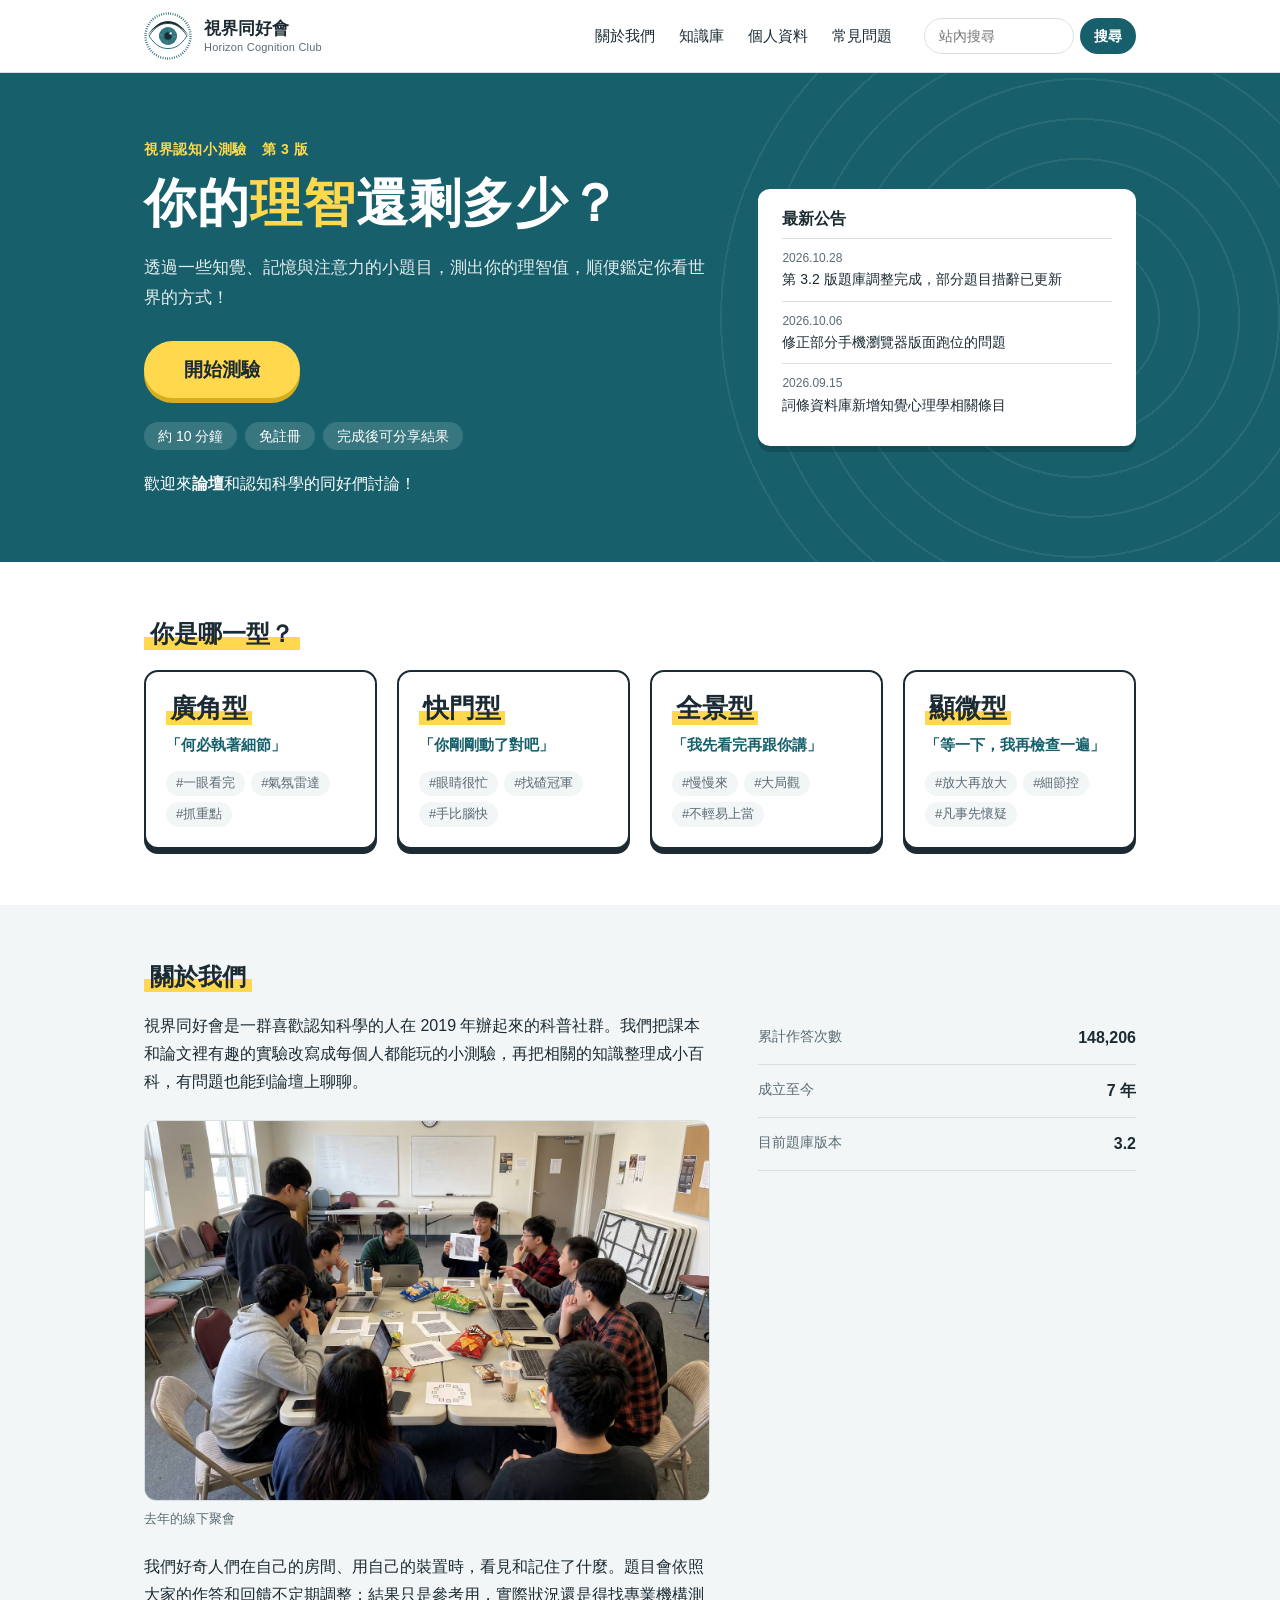
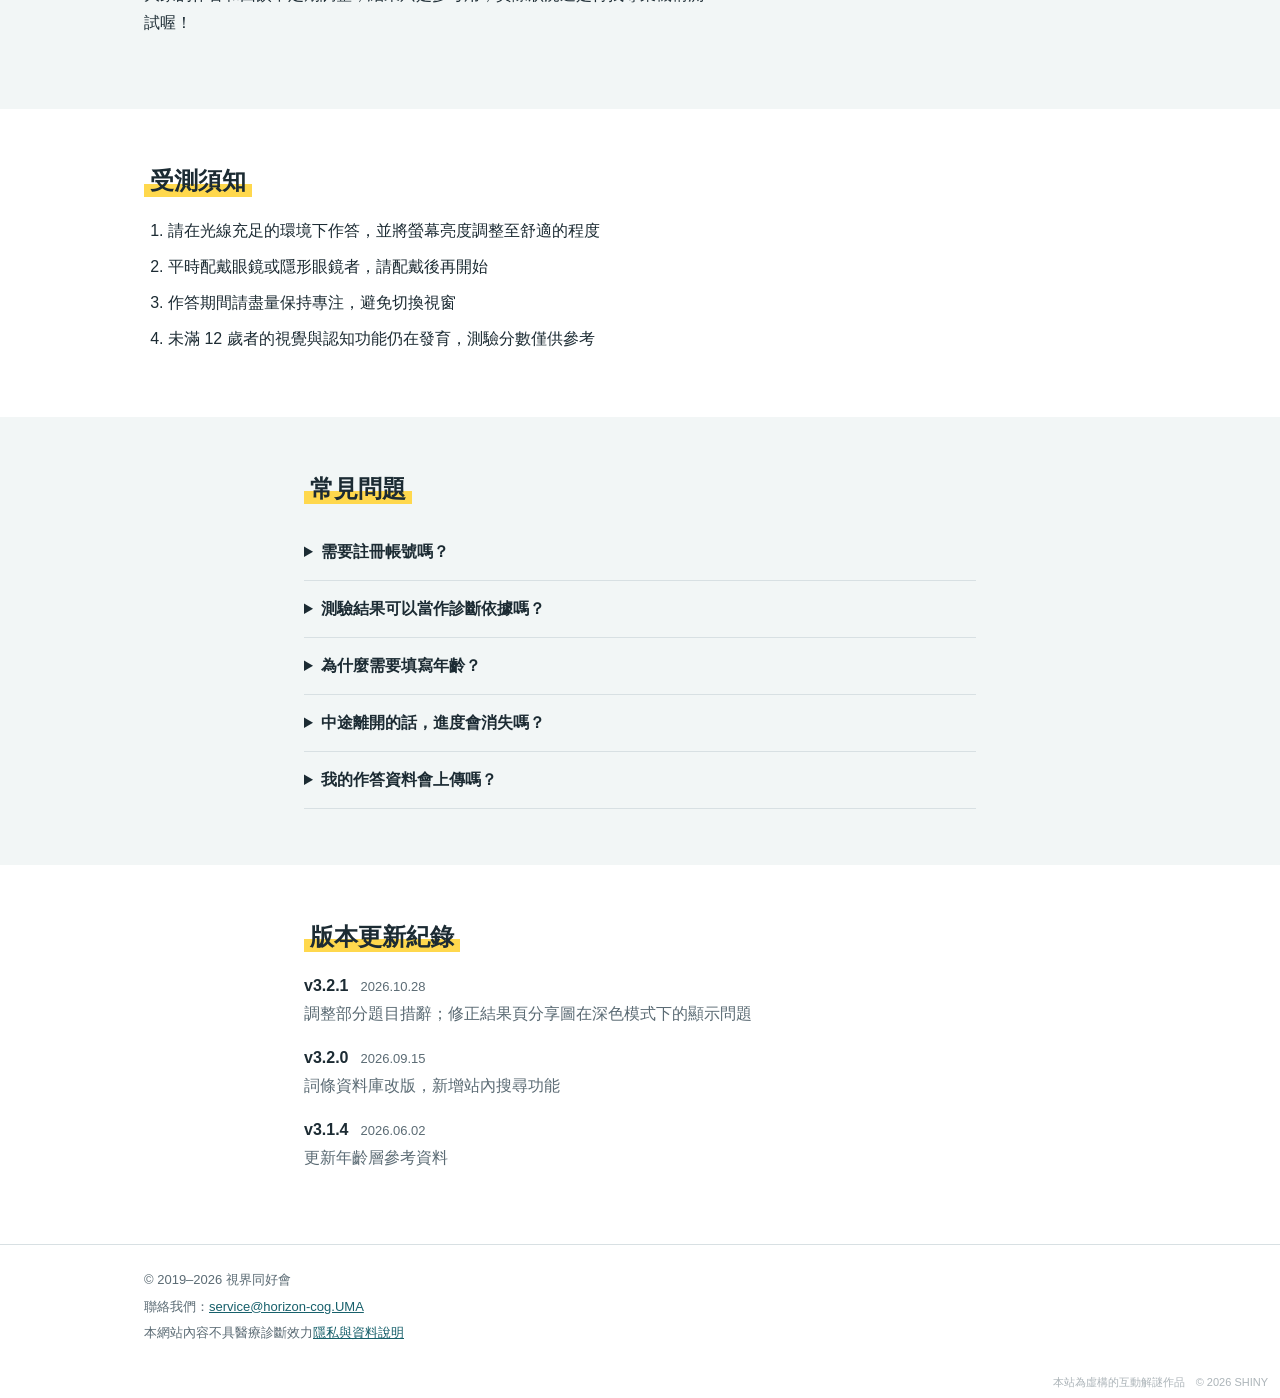
<file: index.html>
<!doctype html>
<html lang="zh-Hant">
<head>
  <meta charset="utf-8">
  <meta name="darkreader-lock">
  <meta name="viewport" content="width=device-width, initial-scale=1">
  <title>視界認知小測驗｜視界同好會</title>
  <meta name="description" content="視界認知小測驗，約 10 分鐘了解自己的注意力、記憶與知覺判斷表現。免註冊，完成後可分享結果！">
  <link rel="stylesheet" href="site.css">
  <script src="site.js" defer></script>
  <script src="content.js" defer></script>
  <script src="js/progress.js" defer></script>
  <script src="js/effects.js" defer></script>
  <script src="js/home.js" defer></script>
  <script src="js/minigame.js" defer></script>
</head>
<body>
  <header class="site-header">
    <div class="wrap header-inner">
      <a class="brand" href="index.html">
        <span class="logo" data-logo role="img" aria-label="視界同好會標誌"></span>
        <span class="brand-text">
          <strong>視界同好會</strong>
          <small>Horizon Cognition Club</small>
        </span>
      </a>
      <nav class="site-nav" aria-label="主要導覽">
        <a href="#about">關於我們</a>
        <a href="wiki.html">知識庫</a>
        <a href="profile.html">個人資料</a>
        <a href="#faq">常見問題</a>
      </nav>
      <form class="site-search" id="site-search" role="search">
        <input type="search" id="site-q" name="q" placeholder="站內搜尋" aria-label="站內搜尋" autocomplete="off">
        <button type="submit">搜尋</button>
      </form>
    </div>
  </header>
  <main>
    <section class="hero">
      <div class="wrap hero-grid">
        <div>
          <p class="kicker">視界認知小測驗　第 3 版</p>
          <h1>你的<em>理智</em>還剩多少？</h1>
          <p class="lead">透過一些知覺、記憶與注意力的小題目，測出你的理智值，順便鑑定你看世界的方式！</p>
          <a class="button" href="quiz.html">開始測驗</a>
          <ul class="facts">
            <li>約 10 分鐘</li>
            <li>免註冊</li>
            <li>完成後可分享結果</li>
          </ul>
          <p class="hero-note">歡迎來<strong>論壇</strong>和認知科學的同好們討論！</p>
        </div>
        <aside class="notice" aria-labelledby="notice-title">
          <h2 id="notice-title">最新公告</h2>
          <ol>
            <li><time datetime="2026-10-28">2026.10.28</time>第 3.2 版題庫調整完成，部分題目措辭已更新</li>
            <li><time datetime="2026-10-06">2026.10.06</time>修正部分手機瀏覽器版面跑位的問題</li>
            <li><time datetime="2026-09-15">2026.09.15</time>詞條資料庫新增知覺心理學相關條目</li>
          </ol>
        </aside>
      </div>
    </section>
    <section class="section" id="types">
      <div class="wrap">
        <h2>你是哪一型？</h2>
        <div class="type-grid" id="type-grid"></div>
      </div>
    </section>
    <section class="section section-alt" id="about">
      <div class="wrap">
        <h2>關於我們</h2>
        <div class="about-grid">
          <div class="prose">
            <p>視界同好會是一群喜歡認知科學的人在 2019 年辦起來的科普社群。我們把課本和論文裡有趣的實驗改寫成每個人都能玩的小測驗，再把相關的知識整理成小百科，有問題也能到論壇上聊聊。</p>
            <figure class="post-img">
              <img src="assets/horizon/meetup.jpg" alt="十來個人圍著併起來的桌子，桌上有錯覺圖卡、筆電和零食，有人舉著一張圖卡。" loading="lazy">
              <figcaption>去年的線下聚會</figcaption>
            </figure>
            <p>我們好奇人們在自己的房間、用自己的裝置時，看見和記住了什麼。題目會依照大家的作答和回饋不定期調整；結果只是參考用，實際狀況還是得找專業機構測試喔！</p>
          </div>
          <dl class="stats">
            <div><dt>累計作答次數</dt><dd>148,206</dd></div>
            <div><dt>成立至今</dt><dd>7 年</dd></div>
            <div><dt>目前題庫版本</dt><dd>3.2</dd></div>
          </dl>
        </div>
      </div>
    </section>
    <section class="section">
      <div class="wrap">
        <h2>受測須知</h2>
        <ol class="rules">
          <li>請在光線充足的環境下作答，並將螢幕亮度調整至舒適的程度</li>
          <li>平時配戴眼鏡或隱形眼鏡者，請配戴後再開始</li>
          <li>作答期間請盡量保持專注，避免切換視窗</li>
          <li>未滿 12 歲者的視覺與認知功能仍在發育，測驗分數僅供參考</li>
        </ol>
      </div>
    </section>
    <section class="section section-alt" id="faq">
      <div class="wrap narrow">
        <h2>常見問題</h2>
        <details>
          <summary>需要註冊帳號嗎？</summary>
          <p>打開網頁，填寫暱稱及年齡就可以開始作答</p>
        </details>
        <details>
          <summary>測驗結果可以當作診斷依據嗎？</summary>
          <p>本測驗僅供自我了解與研究參考，不具醫療診斷效力。如果對自身狀況有疑慮，請洽詢專業醫療人員</p>
        </details>
        <details>
          <summary>為什麼需要填寫年齡？</summary>
          <p>認知表現與年齡相關，填寫年齡後，系統才能選用對應的參考資料</p>
        </details>
        <details>
          <summary>中途離開的話，進度會消失嗎？</summary>
          <p>不會，下次用同一個瀏覽器打開時，會從上次的進度繼續</p>
        </details>
        <details>
          <summary>我的作答資料會上傳嗎？</summary>
          <p>不會，作答進度只保存在你目前使用的瀏覽器中，清除瀏覽資料後就會一併移除</p>
        </details>
      </div>
    </section>
    <section class="section" id="changelog">
      <div class="wrap narrow">
        <h2>版本更新紀錄</h2>
        <dl class="changelog">
          <dt>v3.2.1<time datetime="2026-10-28">2026.10.28</time></dt>
          <dd>調整部分題目措辭；修正結果頁分享圖在深色模式下的顯示問題</dd>
          <dt>v3.2.0<time datetime="2026-09-15">2026.09.15</time></dt>
          <dd>詞條資料庫改版，新增站內搜尋功能</dd>
          <dt>v3.1.4<time datetime="2026-06-02">2026.06.02</time></dt>
          <dd>更新年齡層參考資料</dd>
        </dl>
      </div>
    </section>
  </main>
  <footer class="site-footer">
    <div class="wrap footer-inner">
      <p>© 2019–2026 視界同好會</p>
      <p>聯絡我們：<a href="mailto:service@horizon-cog.UMA">service@horizon-cog.UMA</a></p>
      <p>本網站內容不具醫療診斷效力<a href="#faq">隱私與資料說明</a></p>
    </div>
  </footer>
</body>
</html>
</file>
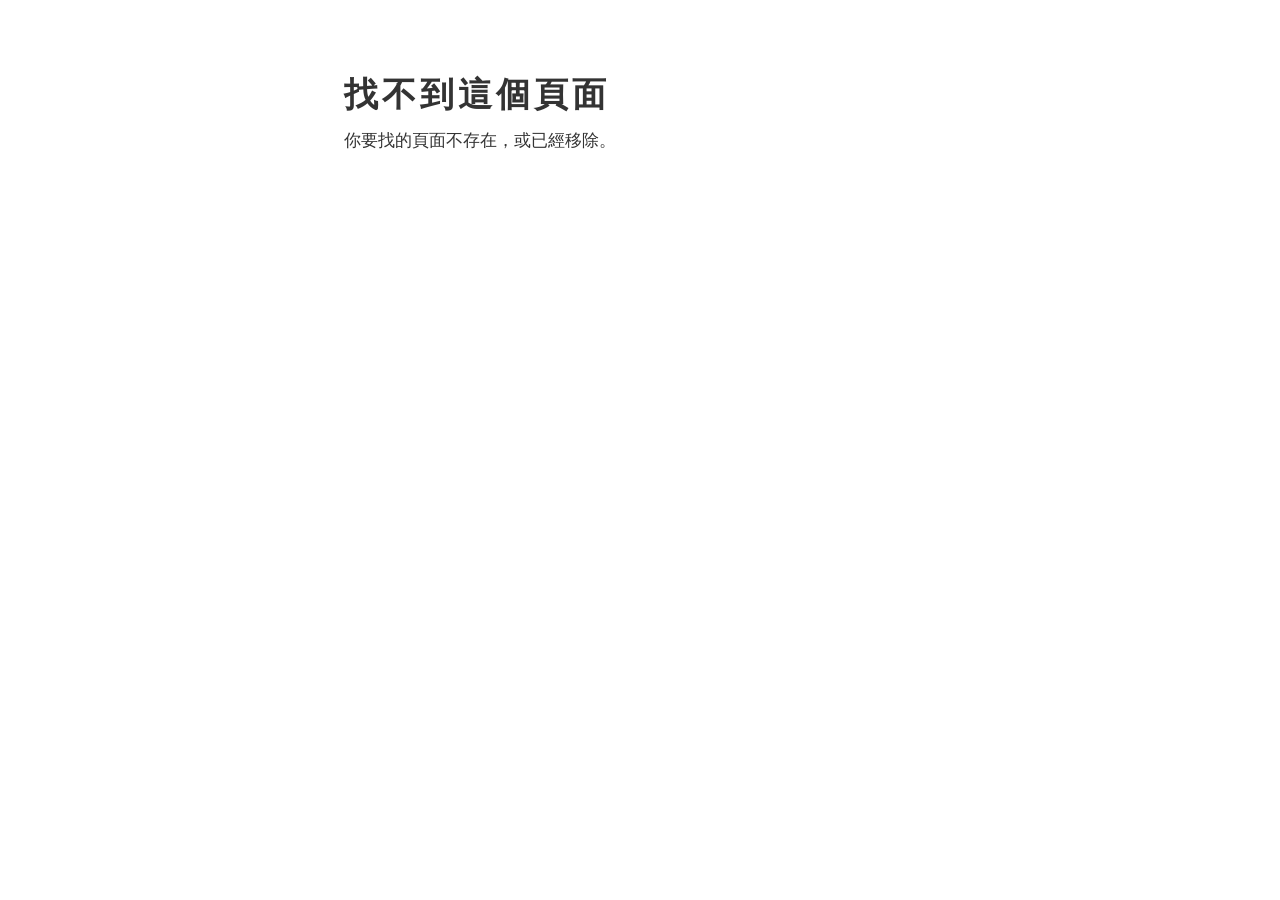
<file: fellowship/index.html>
<!doctype html>
<html lang="zh-Hant">
<head>
  <meta charset="utf-8">
  <meta name="darkreader-lock">
  <meta name="viewport" content="width=device-width, initial-scale=1">
  <title>找不到這個頁面</title>
  <meta name="robots" content="noindex">
  <link rel="stylesheet" href="../site.css">
  <link rel="stylesheet" href="https://fonts.googleapis.com/css2?family=LXGW+WenKai+TC&display=swap">
  <link rel="stylesheet" href="fellowship.css">
  <script src="../site.js" defer></script>
  <script src="../content.js" defer></script>
  <script src="../js/progress.js" defer></script>
  <script src="../js/effects.js" defer></script>
  <script src="fellowship.js" defer></script>
</head>
<body class="fellowship">
  <header class="fs-header"><div class="fs-bar"><a class="fs-name" id="fs-name" href="index.html"></a><a class="fs-back" id="fellowship-back" href="../lab/index.html"></a><div class="fs-top" id="fellowship-top"></div></div></header>
  <nav class="fs-nav" aria-label="主要導覽"><div class="fs-bar" id="fs-nav"></div></nav>
  <main class="fs-wrap" id="fellowship-app"></main>
  <footer class="fs-foot"><div class="fs-bar" id="fs-foot"></div></footer>
  <noscript><p class="fs-wrap">請開啟瀏覽器的 JavaScript 功能後再使用本網站。</p></noscript>
</body>
</html>
</file>
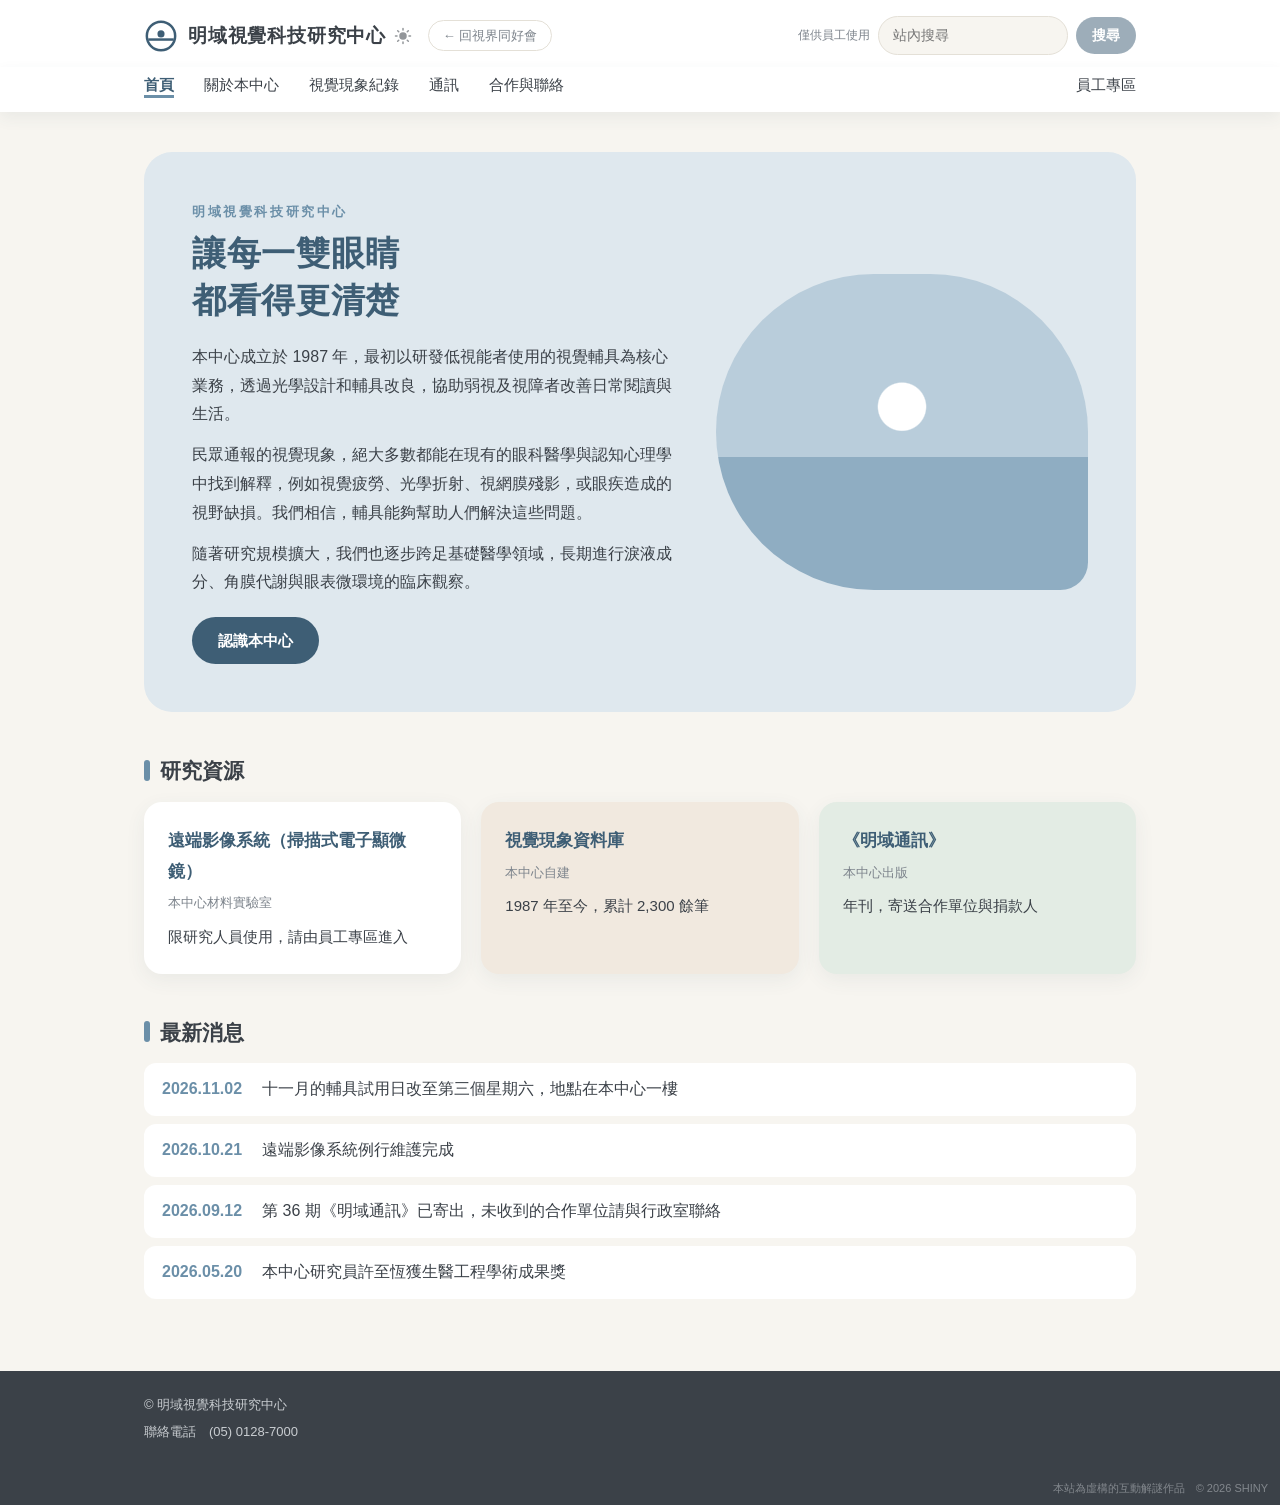
<file: lab/index.html>
<!doctype html>
<html lang="zh-Hant">
<head>
  <meta charset="utf-8">
  <meta name="darkreader-lock">
  <meta name="viewport" content="width=device-width, initial-scale=1">
  <title>研究單位</title>
  <meta name="robots" content="noindex">
  <link rel="stylesheet" href="lab.css">
  <script src="../site.js" defer></script>
  <script src="../content.js" defer></script>
  <script src="../js/progress.js" defer></script>
  <script src="../js/effects.js" defer></script>
  <script src="lab.js" defer></script>
</head>
<body>
  <header class="lab-header">
    <div class="lab-wrap"><a class="lab-name" id="lab-name" href="index.html"></a><span class="lab-sky" id="lab-sky" aria-hidden="true"></span><a class="lab-back" id="lab-back" href="../index.html"></a><div class="lab-header-search" id="lab-search"></div></div>
  </header>
  <nav class="lab-nav" aria-label="主要導覽"><div class="lab-wrap" id="lab-nav"></div></nav>
  <main class="lab-wrap lab-main" id="lab-app"></main>
  <footer class="lab-footer"><div class="lab-wrap" id="lab-footer"></div></footer>
  <noscript><p class="lab-wrap">請開啟瀏覽器的 JavaScript 功能後再使用本網站。</p></noscript>
</body>
</html>
</file>
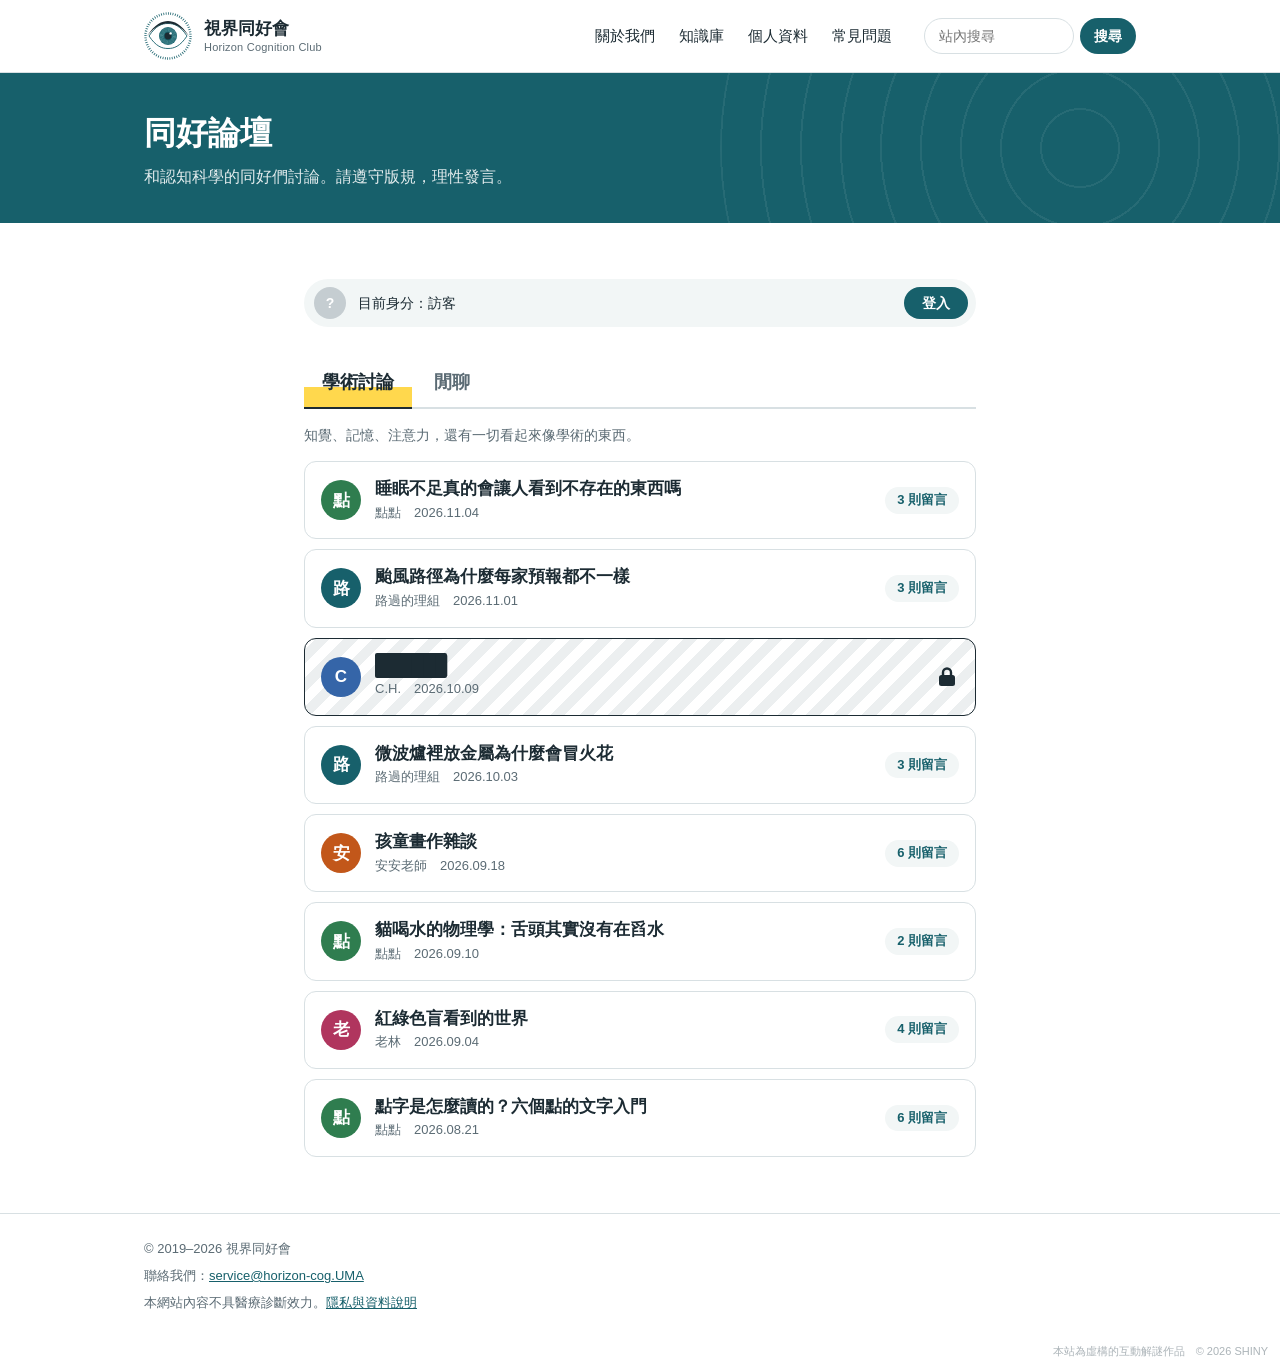
<file: forum.html>
<!doctype html>
<html lang="zh-Hant">
<head>
  <meta charset="utf-8">
  <meta name="darkreader-lock">
  <meta name="viewport" content="width=device-width, initial-scale=1">
  <title>論壇｜視界同好會</title>
  <meta name="description" content="視界同好會的討論區。">
  <link rel="stylesheet" href="site.css">
  <script src="site.js" defer></script>
  <script src="content.js" defer></script>
  <script src="js/progress.js" defer></script>
  <script src="js/effects.js" defer></script>
  <script src="js/plate.js" defer></script>
  <script src="js/forum.js" defer></script>
</head>
<body>
  <header class="site-header">
    <div class="wrap header-inner">
      <a class="brand" href="index.html">
        <span class="logo" data-logo role="img" aria-label="視界同好會標誌"></span>
        <span class="brand-text">
          <strong>視界同好會</strong>
          <small>Horizon Cognition Club</small>
        </span>
      </a>
      <nav class="site-nav" aria-label="主要導覽">
        <a href="index.html#about">關於我們</a>
        <a href="wiki.html">知識庫</a>
        <a href="profile.html">個人資料</a>
        <a href="index.html#faq">常見問題</a>
      </nav>
      <form class="site-search" id="site-search" role="search">
        <input type="search" id="site-q" name="q" placeholder="站內搜尋" aria-label="站內搜尋" autocomplete="off">
        <button type="submit">搜尋</button>
      </form>
    </div>
  </header>
  <main>
    <section class="page-head">
      <div class="wrap">
        <h1 id="page-title">論壇</h1>
        <p class="lead" id="page-intro"></p>
      </div>
    </section>
    <section class="section">
      <div class="wrap narrow">
        <div class="forum-user" id="forum-user"></div>
        <div id="forum-app"></div>
      </div>
    </section>
    <noscript><div class="wrap narrow"><p>請開啟瀏覽器的 JavaScript 功能後再使用本網站。</p></div></noscript>
  </main>
  <footer class="site-footer">
    <div class="wrap footer-inner">
      <p>© 2019–2026 視界同好會</p>
      <p>聯絡我們：<a href="mailto:service@horizon-cog.UMA">service@horizon-cog.UMA</a></p>
      <p>本網站內容不具醫療診斷效力。<a href="index.html#faq">隱私與資料說明</a></p>
    </div>
  </footer>
</body>
</html>
</file>
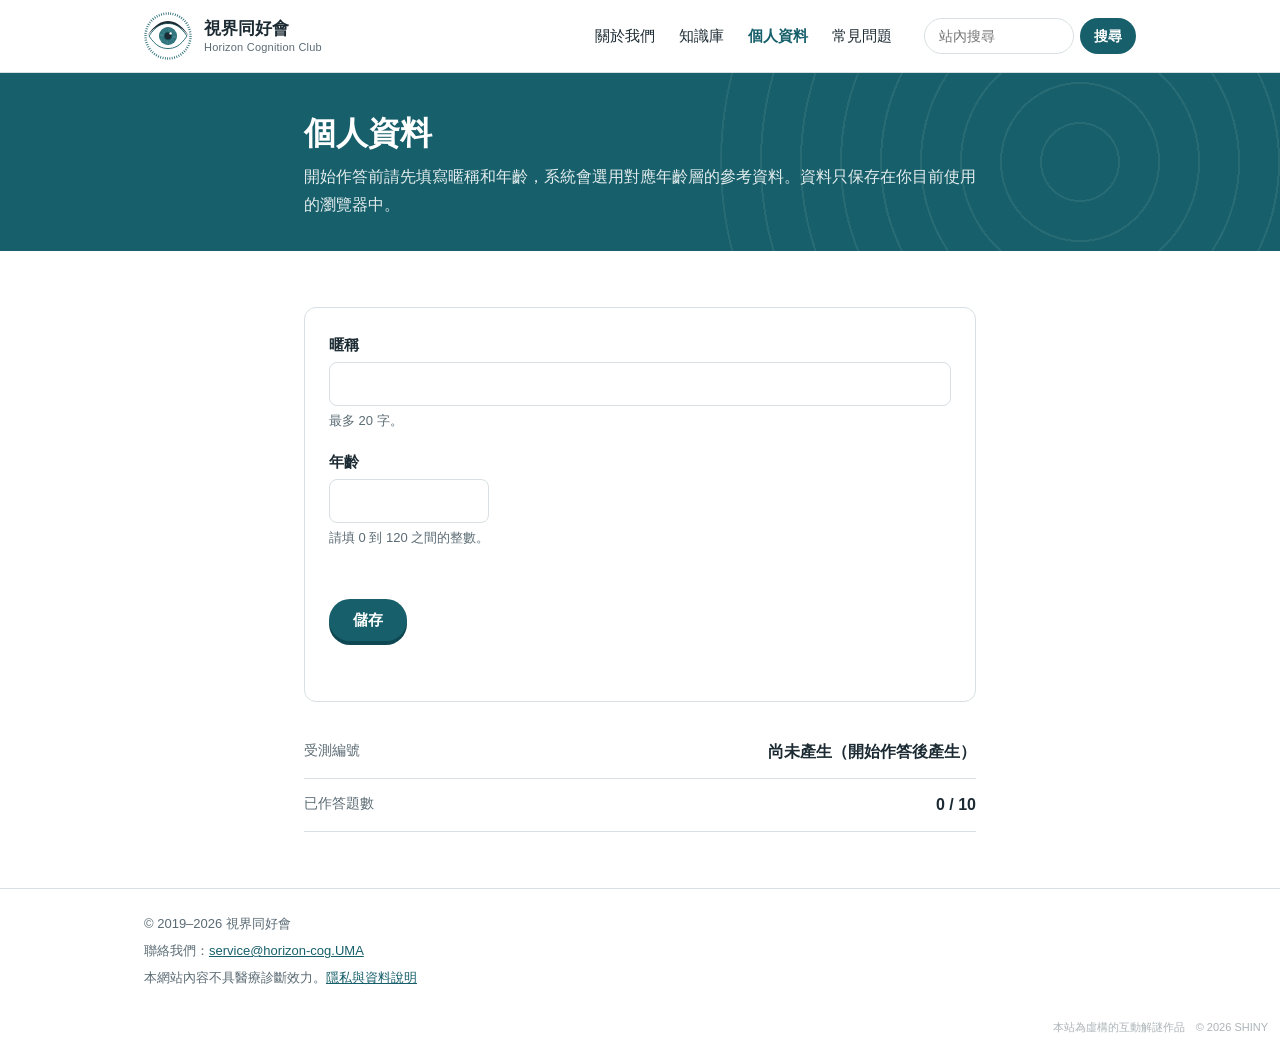
<file: profile.html>
<!doctype html>
<html lang="zh-Hant">
<head>
  <meta charset="utf-8">
  <meta name="darkreader-lock">
  <meta name="viewport" content="width=device-width, initial-scale=1">
  <title>個人資料｜視界同好會</title>
  <meta name="description" content="視界認知小測驗個人資料。">
  <link rel="stylesheet" href="site.css">
  <script src="site.js" defer></script>
  <script src="content.js" defer></script>
  <script src="js/progress.js" defer></script>
  <script src="js/effects.js" defer></script>
  <script src="js/profile.js" defer></script>
</head>
<body>
  <header class="site-header">
    <div class="wrap header-inner">
      <a class="brand" href="index.html">
        <span class="logo" data-logo role="img" aria-label="視界同好會標誌"></span>
        <span class="brand-text">
          <strong>視界同好會</strong>
          <small>Horizon Cognition Club</small>
        </span>
      </a>
      <nav class="site-nav" aria-label="主要導覽">
        <a href="index.html#about">關於我們</a>
        <a href="wiki.html">知識庫</a>
        <a href="profile.html" aria-current="page">個人資料</a>
        <a href="index.html#faq">常見問題</a>
      </nav>
      <form class="site-search" id="site-search" role="search">
        <input type="search" id="site-q" name="q" placeholder="站內搜尋" aria-label="站內搜尋" autocomplete="off">
        <button type="submit">搜尋</button>
      </form>
    </div>
  </header>
  <main>
    <section class="page-head">
      <div class="wrap narrow">
        <h1 id="page-title">個人資料</h1>
        <p class="lead" id="page-intro"></p>
      </div>
    </section>
    <section class="section">
      <div class="wrap narrow" id="profile-app"></div>
    </section>
    <noscript><div class="wrap narrow"><p>請開啟瀏覽器的 JavaScript 功能後再使用本網站。</p></div></noscript>
  </main>
  <footer class="site-footer">
    <div class="wrap footer-inner">
      <p>© 2019–2026 視界同好會</p>
      <p>聯絡我們：<a href="mailto:service@horizon-cog.UMA">service@horizon-cog.UMA</a></p>
      <p>本網站內容不具醫療診斷效力。<a href="index.html#faq">隱私與資料說明</a></p>
    </div>
  </footer>
</body>
</html>
</file>
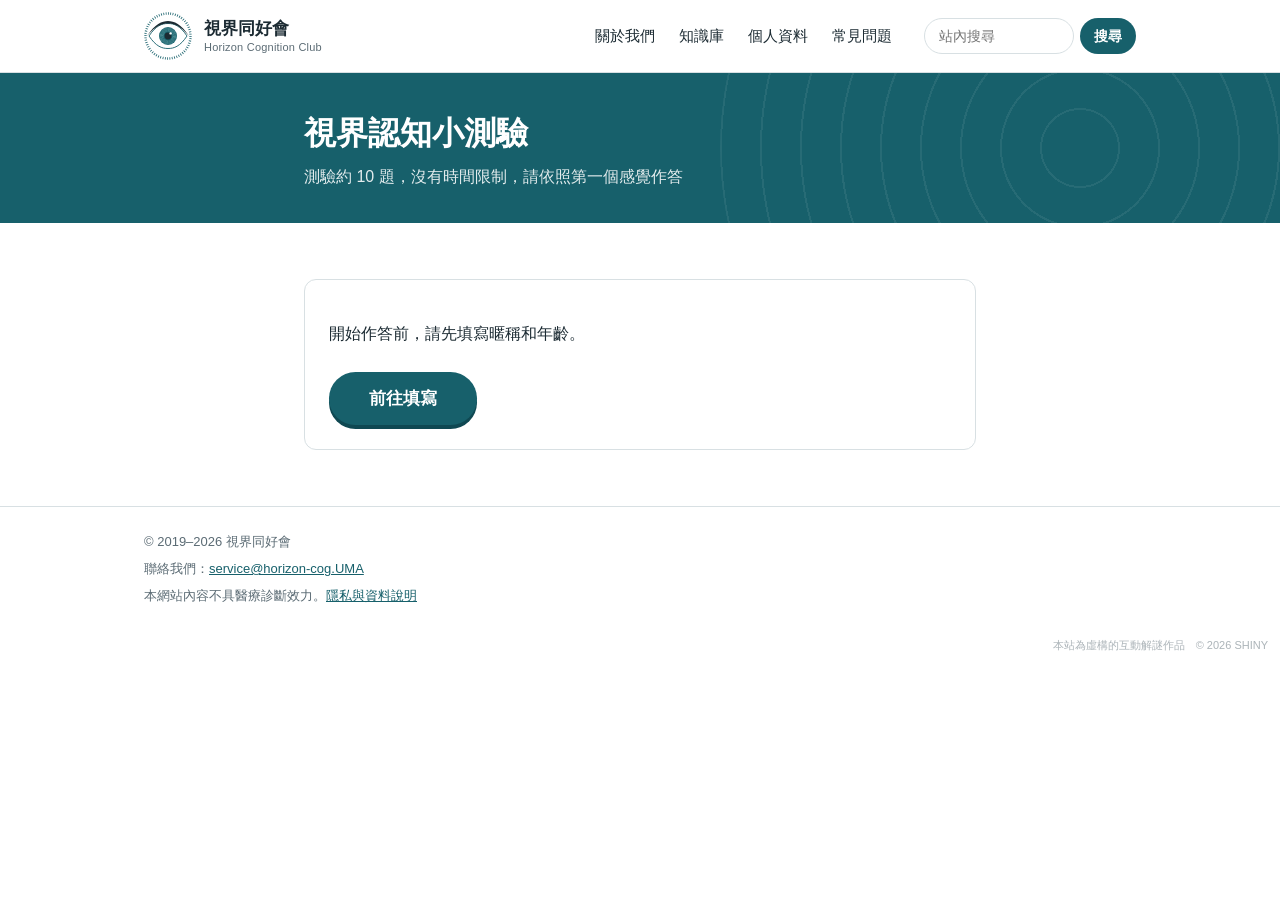
<file: quiz.html>
<!doctype html>
<html lang="zh-Hant">
<head>
  <meta charset="utf-8">
  <meta name="darkreader-lock">
  <meta name="viewport" content="width=device-width, initial-scale=1">
  <title>測驗｜視界同好會</title>
  <meta name="description" content="視界認知小測驗作答頁。">
  <link rel="stylesheet" href="site.css">
  <script src="site.js" defer></script>
  <script src="content.js" defer></script>
  <script src="js/progress.js" defer></script>
  <script src="js/effects.js" defer></script>
  <script src="js/quiz.js" defer></script>
</head>
<body>
  <header class="site-header">
    <div class="wrap header-inner">
      <a class="brand" href="index.html">
        <span class="logo" data-logo role="img" aria-label="視界同好會標誌"></span>
        <span class="brand-text">
          <strong>視界同好會</strong>
          <small>Horizon Cognition Club</small>
        </span>
      </a>
      <nav class="site-nav" aria-label="主要導覽">
        <a href="index.html#about">關於我們</a>
        <a href="wiki.html">知識庫</a>
        <a href="profile.html">個人資料</a>
        <a href="index.html#faq">常見問題</a>
      </nav>
      <form class="site-search" id="site-search" role="search">
        <input type="search" id="site-q" name="q" placeholder="站內搜尋" aria-label="站內搜尋" autocomplete="off">
        <button type="submit">搜尋</button>
      </form>
    </div>
  </header>
  <main>
    <section class="page-head">
      <div class="wrap narrow">
        <h1 id="page-title">視界認知小測驗</h1>
        <p class="lead" id="page-intro"></p>
      </div>
    </section>
    <section class="section">
      <div class="wrap narrow" id="quiz-app"></div>
    </section>
    <noscript><div class="wrap narrow"><p>請開啟瀏覽器的 JavaScript 功能後再使用本網站。</p></div></noscript>
  </main>
  <footer class="site-footer">
    <div class="wrap footer-inner">
      <p>© 2019–2026 視界同好會</p>
      <p>聯絡我們：<a href="mailto:service@horizon-cog.UMA">service@horizon-cog.UMA</a></p>
      <p>本網站內容不具醫療診斷效力。<a href="index.html#faq">隱私與資料說明</a></p>
    </div>
  </footer>
</body>
</html>
</file>
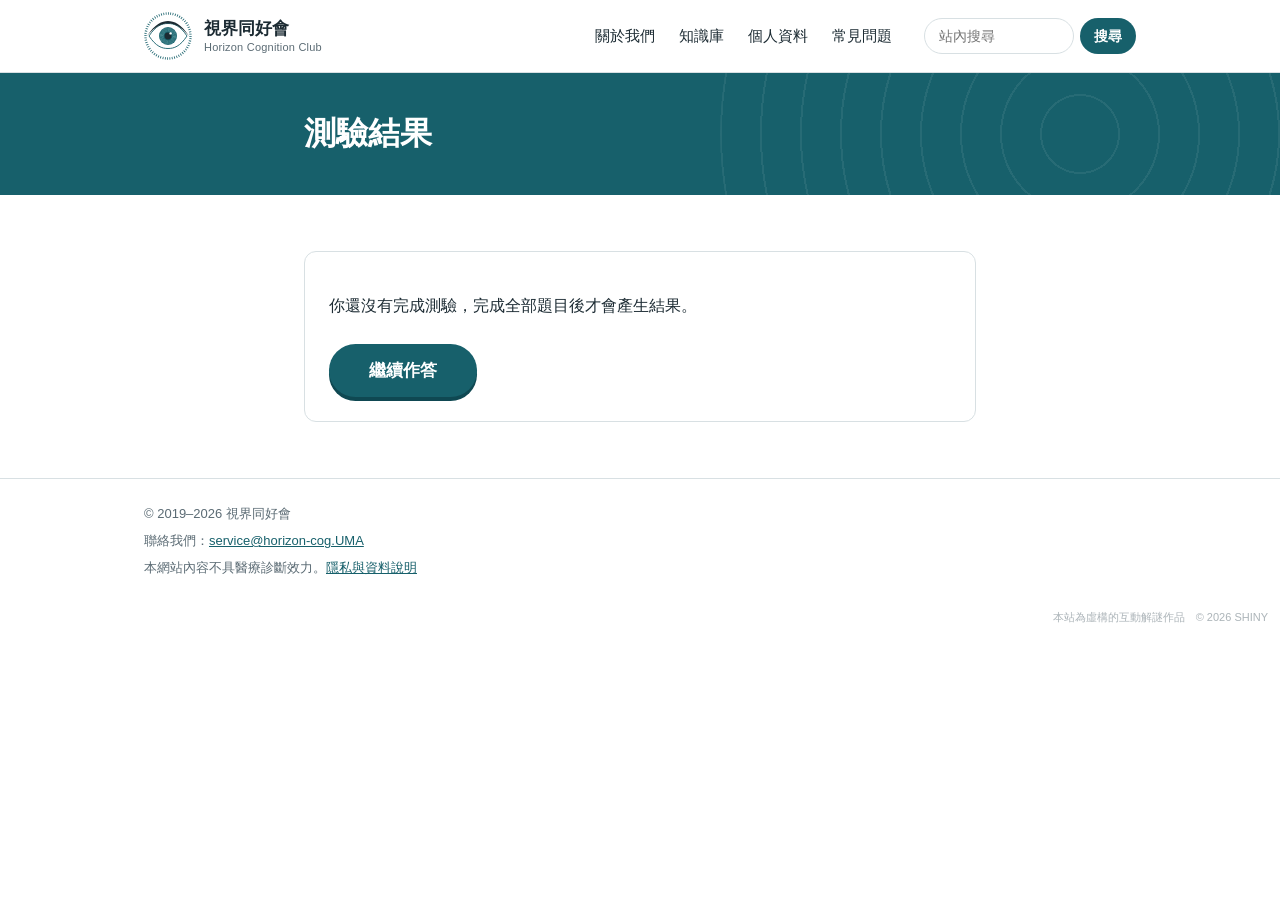
<file: result.html>
<!doctype html>
<html lang="zh-Hant">
<head>
  <meta charset="utf-8">
  <meta name="darkreader-lock">
  <meta name="viewport" content="width=device-width, initial-scale=1">
  <title>測驗結果｜視界同好會</title>
  <meta name="description" content="視界認知小測驗結果。">
  <link rel="stylesheet" href="site.css">
  <script src="site.js" defer></script>
  <script src="content.js" defer></script>
  <script src="js/progress.js" defer></script>
  <script src="js/effects.js" defer></script>
  <script src="js/result.js" defer></script>
</head>
<body>
  <header class="site-header">
    <div class="wrap header-inner">
      <a class="brand" href="index.html">
        <span class="logo" data-logo role="img" aria-label="視界同好會標誌"></span>
        <span class="brand-text">
          <strong>視界同好會</strong>
          <small>Horizon Cognition Club</small>
        </span>
      </a>
      <nav class="site-nav" aria-label="主要導覽">
        <a href="index.html#about">關於我們</a>
        <a href="wiki.html">知識庫</a>
        <a href="profile.html">個人資料</a>
        <a href="index.html#faq">常見問題</a>
      </nav>
      <form class="site-search" id="site-search" role="search">
        <input type="search" id="site-q" name="q" placeholder="站內搜尋" aria-label="站內搜尋" autocomplete="off">
        <button type="submit">搜尋</button>
      </form>
    </div>
  </header>
  <main>
    <section class="page-head">
      <div class="wrap narrow">
        <h1 id="page-title">測驗結果</h1>
      </div>
    </section>
    <section class="section">
      <div class="wrap narrow" id="result-app"></div>
    </section>
    <noscript><div class="wrap narrow"><p>請開啟瀏覽器的 JavaScript 功能後再使用本網站。</p></div></noscript>
  </main>
  <footer class="site-footer">
    <div class="wrap footer-inner">
      <p>© 2019–2026 視界同好會</p>
      <p>聯絡我們：<a href="mailto:service@horizon-cog.UMA">service@horizon-cog.UMA</a></p>
      <p>本網站內容不具醫療診斷效力。<a href="index.html#faq">隱私與資料說明</a></p>
    </div>
  </footer>
</body>
</html>
</file>
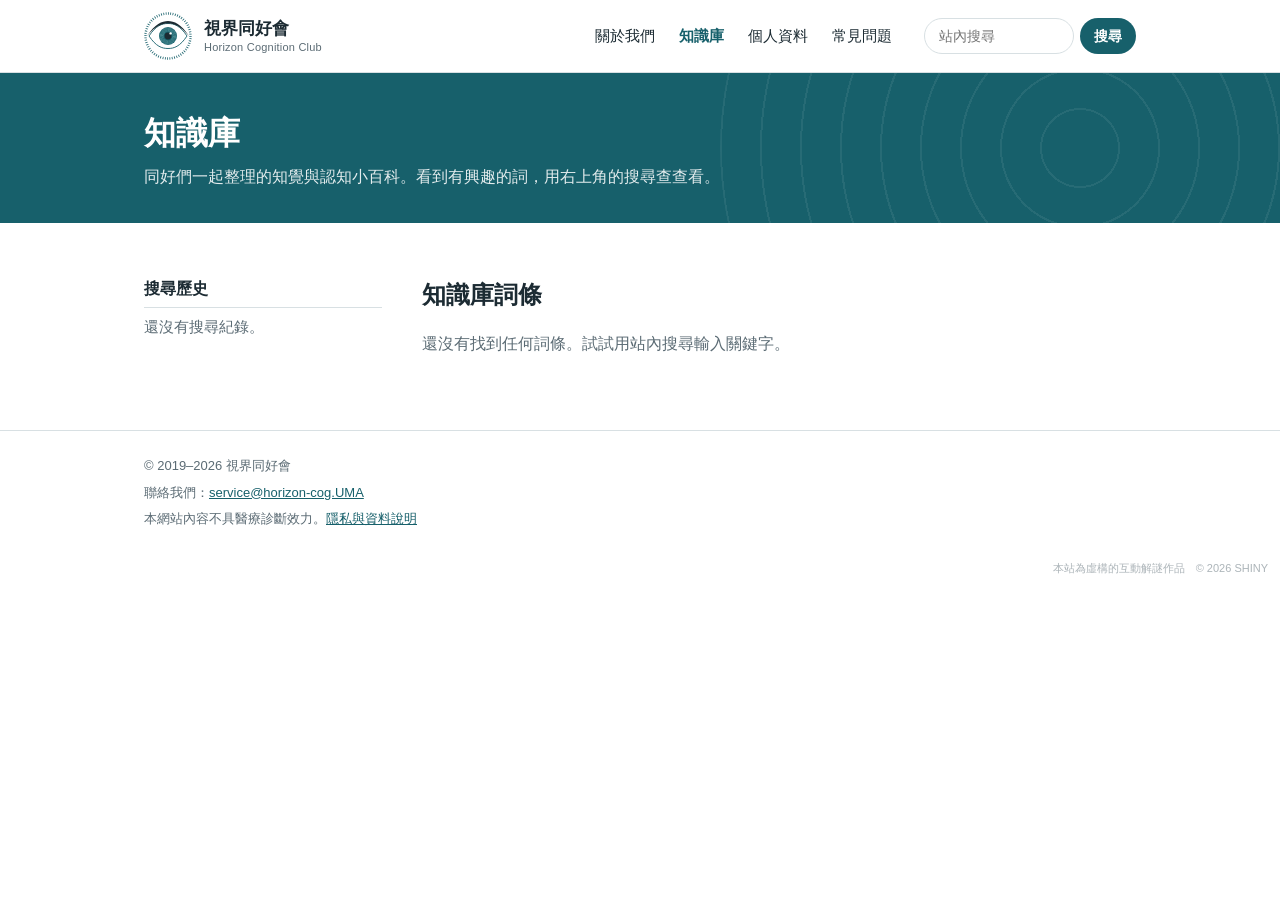
<file: wiki.html>
<!doctype html>
<html lang="zh-Hant">
<head>
  <meta charset="utf-8">
  <meta name="darkreader-lock">
  <meta name="viewport" content="width=device-width, initial-scale=1">
  <title>知識庫｜視界同好會</title>
  <meta name="description" content="視界同好會的知覺與認知相關詞條。">
  <link rel="stylesheet" href="site.css">
  <script src="site.js" defer></script>
  <script src="content.js" defer></script>
  <script src="js/progress.js" defer></script>
  <script src="js/effects.js" defer></script>
  <script src="js/wiki.js" defer></script>
</head>
<body>
  <header class="site-header">
    <div class="wrap header-inner">
      <a class="brand" href="index.html">
        <span class="logo" data-logo role="img" aria-label="視界同好會標誌"></span>
        <span class="brand-text">
          <strong>視界同好會</strong>
          <small>Horizon Cognition Club</small>
        </span>
      </a>
      <nav class="site-nav" aria-label="主要導覽">
        <a href="index.html#about">關於我們</a>
        <a href="wiki.html" aria-current="page">知識庫</a>
        <a href="profile.html">個人資料</a>
        <a href="index.html#faq">常見問題</a>
      </nav>
      <form class="site-search" id="site-search" role="search">
        <input type="search" id="site-q" name="q" placeholder="站內搜尋" aria-label="站內搜尋" autocomplete="off">
        <button type="submit">搜尋</button>
      </form>
    </div>
  </header>
  <main>
    <section class="page-head">
      <div class="wrap">
        <h1 id="page-title">知識庫</h1>
        <p class="lead" id="page-intro"></p>
      </div>
    </section>
    <section class="section">
      <div class="wrap wiki-grid">
        <aside class="wiki-side">
          <div id="wiki-results" aria-live="polite"></div>
          <nav class="wiki-index" aria-labelledby="wiki-index-title">
            <h2 id="wiki-index-title">搜尋歷史</h2>
            <ul id="wiki-index-list"></ul>
          </nav>
        </aside>
        <div class="wiki-main" id="wiki-app"></div>
      </div>
    </section>
    <noscript><div class="wrap narrow"><p>請開啟瀏覽器的 JavaScript 功能後再使用本網站。</p></div></noscript>
  </main>
  <footer class="site-footer">
    <div class="wrap footer-inner">
      <p>© 2019–2026 視界同好會</p>
      <p>聯絡我們：<a href="mailto:service@horizon-cog.UMA">service@horizon-cog.UMA</a></p>
      <p>本網站內容不具醫療診斷效力。<a href="index.html#faq">隱私與資料說明</a></p>
    </div>
  </footer>
</body>
</html>
</file>
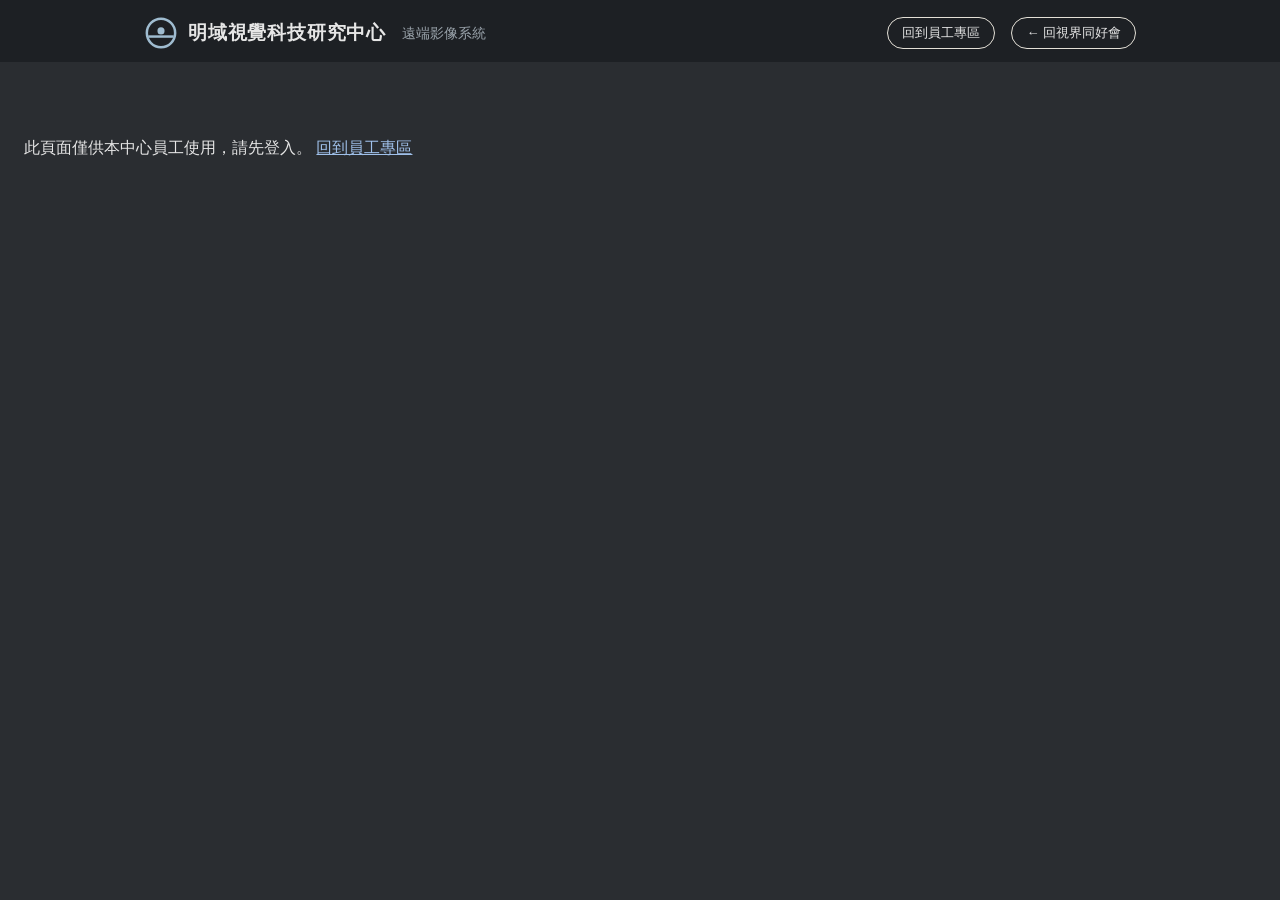
<file: lab/sem.html>
<!doctype html>
<html lang="zh-Hant">
<head>
  <meta charset="utf-8">
  <meta name="darkreader-lock">
  <meta name="viewport" content="width=device-width, initial-scale=1">
  <title>遠端影像系統</title>
  <meta name="robots" content="noindex">
  <link rel="stylesheet" href="lab.css">
  <script src="../site.js" defer></script>
  <script src="../content.js" defer></script>
  <script src="../js/progress.js" defer></script>
  <script src="../js/effects.js" defer></script>
  <script src="sem-core.js" defer></script>
  <script src="sem.js" defer></script>
</head>
<body class="sem-body">
  <header class="lab-header">
    <div class="lab-wrap"><a class="lab-name" id="lab-name" href="index.html"></a><span class="lab-sub" id="sem-title"></span><a class="lab-back" id="sem-staff" href="index.html#staff"></a><a class="lab-back" id="lab-back" href="../index.html"></a></div>
  </header>
  <main class="lab-wrap sem-layout">
    <aside class="sem-notes" id="sem-notes" aria-label="研究筆記"></aside>
    <section class="sem-screen" aria-label="影像畫面">
      <div class="sem-view" id="sem-view" tabindex="0" aria-describedby="sem-help">
        <div class="sem-optics" id="sem-optics"><div class="sem-stage" id="sem-stage"></div></div>
        <div class="sem-noise"></div>
        <div class="sem-scan" id="sem-scan"></div>
      </div>
      <div class="sem-databar" id="sem-databar"></div>
    </section>
    <aside class="sem-panel" id="sem-panel" aria-label="控制面板"></aside>
  </main>
  <noscript><p class="lab-wrap">請開啟瀏覽器的 JavaScript 功能後再使用本網站。</p></noscript>
</body>
</html>
</file>
<file: site.css>
:root {
  --ink: #1c2b33;
  --muted: #5b6b74;
  --line: #d8e0e3;
  --paper: #ffffff;
  --tint: #f2f6f6;
  --brand: #17606b;
  --brand-dark: #0f4852;
  --accent: #ffd84d;
  --accent-dark: #d6ae1f;
  --radius: 12px;
  --rings: repeating-radial-gradient(circle, transparent 0 38px, rgba(255, 255, 255, .07) 38px 40px);
  --marker: linear-gradient(transparent 58%, var(--accent) 58%);
}
:root { color-scheme: only light; }
* { box-sizing: border-box; }
html { scroll-behavior: smooth; }
@media (prefers-reduced-motion: reduce) {
  html { scroll-behavior: auto; }
}
body {
  margin: 0;
  background: var(--paper);
  color: var(--ink);
  font-family: "Noto Sans TC", "PingFang TC", "Microsoft JhengHei", sans-serif;
  font-size: 16px;
  line-height: 1.75;
}
a { color: var(--brand); }
h1, h2 { line-height: 1.3; }
h2 { margin: 0 0 20px; font-size: 24px; }
.wrap { max-width: 1040px; margin: 0 auto; padding: 0 24px; }
.narrow { max-width: 720px; }
.site-header { border-bottom: 1px solid var(--line); background: var(--paper); }
.header-inner {
  display: flex;
  flex-wrap: wrap;
  align-items: center;
  justify-content: space-between;
  gap: 8px 32px;
  padding-top: 12px;
  padding-bottom: 12px;
}
.brand { display: flex; align-items: center; gap: 12px; color: var(--ink); text-decoration: none; }
.brand-text { display: flex; flex-direction: column; line-height: 1.3; }
.brand-text strong { font-size: 17px; }
.brand-text small { color: var(--muted); font-size: 11px; letter-spacing: .02em; }
.logo { display: block; width: 48px; height: 48px; flex: none; }
.logo svg { display: block; width: 100%; height: 100%; }
.logo-ticks { fill: none; stroke: var(--brand); stroke-width: 2.4; stroke-dasharray: .34 .66; }
.logo-white { fill: var(--paper); }
.logo-iris { fill: var(--brand); }
.logo-fibers { fill: none; stroke: #7fb4b8; stroke-width: 4.2; stroke-dasharray: .4 .6; opacity: .75; }
.logo-core { fill: var(--ink); }
.logo-glint { fill: #fff; }
.logo-line { fill: none; stroke: var(--brand); stroke-width: .9; }
.logo-upper { fill: var(--ink); }
.site-nav { display: flex; flex-wrap: wrap; gap: 4px 24px; margin-left: auto; }
.site-nav a { color: var(--ink); font-size: 15px; text-decoration: none; }
.site-nav a:hover { color: var(--brand); text-decoration: underline; }
.site-search { display: flex; gap: 6px; }
.site-search input[type="search"] { width: 150px; padding: 5px 14px; border-radius: 999px; font-size: 14px; }
.site-search button { padding: 5px 14px; border: 0; border-radius: 999px; background: var(--brand); color: #fff; font: inherit; font-size: 14px; font-weight: 700; cursor: pointer; }
.site-search button:hover { background: var(--brand-dark); }
.hero, .page-head { position: relative; overflow: hidden; background: var(--brand); color: #fff; }
.hero::before, .page-head::before {
  content: ""; position: absolute; top: 50%; right: -160px; width: 720px; height: 720px;
  border-radius: 50%; background: var(--rings); transform: translateY(-50%); pointer-events: none;
}
.hero > .wrap, .page-head > .wrap { position: relative; }
.hero-grid {
  display: grid;
  grid-template-columns: minmax(0, 3fr) minmax(0, 2fr);
  gap: 48px;
  align-items: center;
  padding-top: 64px;
  padding-bottom: 64px;
}
.kicker { margin: 0 0 8px; color: var(--accent); font-size: 14px; font-weight: 700; letter-spacing: .05em; }
h1 { margin: 0 0 16px; font-size: 40px; }
.hero h1 { font-size: 52px; letter-spacing: .02em; }
.hero h1 em { color: var(--accent); font-style: normal; }
.lead { margin: 0 0 28px; color: rgba(255, 255, 255, .88); font-size: 17px; }
.button {
  display: inline-block;
  padding: 12px 40px;
  border-radius: 999px;
  background: var(--brand);
  box-shadow: 0 4px 0 var(--brand-dark);
  color: #fff;
  font-size: 17px;
  font-weight: 700;
  text-decoration: none;
  transition: transform .08s, box-shadow .08s;
}
.button:hover { background: var(--brand-dark); }
.button:active { transform: translateY(3px); box-shadow: 0 1px 0 var(--brand-dark); }
.hero .button { background: var(--accent); box-shadow: 0 5px 0 var(--accent-dark); color: var(--ink); font-size: 19px; }
.hero .button:hover { background: #ffe37a; }
.hero .button:active { box-shadow: 0 1px 0 var(--accent-dark); }
.facts {
  display: flex;
  flex-wrap: wrap;
  gap: 8px;
  margin: 24px 0 0;
  padding: 0;
  font-size: 14px;
  list-style: none;
}
.facts li { padding: 2px 14px; border-radius: 999px; background: rgba(255, 255, 255, .14); }
.notice { padding: 20px 24px; border-radius: var(--radius); background: var(--paper); box-shadow: 0 6px 0 rgba(0, 0, 0, .18); color: var(--ink); }
.notice h2 { margin-bottom: 8px; font-size: 16px; }
.notice ol { margin: 0; padding: 0; list-style: none; }
.notice li { padding: 10px 0; border-top: 1px solid var(--line); font-size: 14px; line-height: 1.6; }
.notice time { display: block; color: var(--muted); font-size: 12px; }
.section { padding: 56px 0; }
.section-alt { background: var(--tint); }
.section > .wrap > h2 { width: fit-content; padding: 0 6px; background: var(--marker); }
.type-grid { display: grid; grid-template-columns: repeat(4, minmax(0, 1fr)); gap: 20px; }
.type-card { padding: 20px; border: 2px solid var(--ink); border-radius: 14px; background: var(--paper); box-shadow: 0 5px 0 var(--ink); }
.type-name { width: fit-content; margin: 0 0 8px; padding: 0 4px; background: var(--marker); font-size: 26px; line-height: 1.3; }
.type-quote { margin: 0 0 14px; color: var(--brand); font-size: 15px; font-weight: 700; line-height: 1.6; }
.tags { display: flex; flex-wrap: wrap; gap: 6px; margin: 0; padding: 0; list-style: none; }
.tags li { padding: 1px 10px; border-radius: 999px; background: var(--tint); color: var(--muted); font-size: 13px; }
.about-grid { display: grid; grid-template-columns: minmax(0, 3fr) minmax(0, 2fr); gap: 48px; }
.prose p { margin: 0 0 16px; }
.stats { margin: 0; }
.stats div { display: flex; justify-content: space-between; gap: 16px; padding: 12px 0; border-bottom: 1px solid var(--line); }
.stats dt { color: var(--muted); font-size: 14px; }
.stats dd { margin: 0; font-weight: 700; font-variant-numeric: tabular-nums; }
.rules { margin: 0; padding-left: 24px; }
.rules li { margin-bottom: 8px; }
details { border-bottom: 1px solid var(--line); }
summary { padding: 14px 0; font-weight: 700; cursor: pointer; }
details p { margin: 0 0 16px; color: var(--muted); }
.changelog { margin: 0; }
.changelog dt { font-weight: 700; }
.changelog time { margin-left: 12px; color: var(--muted); font-size: 13px; font-weight: 400; }
.changelog dd { margin: 0 0 16px; color: var(--muted); }
.site-footer { border-top: 1px solid var(--line); color: var(--muted); font-size: 13px; }
.footer-inner { padding-top: 24px; padding-bottom: 24px; }
.footer-inner p { margin: 0 0 4px; }
:root { --red: #b21700; }
.site-nav a[aria-current="page"] { color: var(--brand); font-weight: 700; }
.sr-only {
  position: absolute; width: 1px; height: 1px; padding: 0; margin: -1px;
  overflow: hidden; clip: rect(0 0 0 0); white-space: nowrap; border: 0;
}
.muted { color: var(--muted); }
.page-head { padding: 40px 0 32px; }
.page-head h1 { margin: 0 0 8px; font-size: 32px; }
.page-head .lead { margin: 0; font-size: 16px; }
.page-head .lead:empty { display: none; }
.panel { padding: 24px; border: 1px solid var(--line); border-radius: var(--radius); background: var(--paper); }
.panel + .panel, .panel + .stats, .stats + .panel { margin-top: 24px; }
.panel h2 { font-size: 20px; margin-bottom: 8px; }
.ending p { margin: 0 0 16px; line-height: 2; }
.ending h2 { margin: 24px 0 16px; font-size: 24px; }
[data-ending="yes"] .ending, [data-ending="no"] .ending { border-color: #000; background: #0c0c0c; color: #f2f0ea; }
.ending .ending-notice { margin-top: 32px; font-size: 14px; line-height: 1.8; }
.ending a { color: inherit; }
.ending .button-secondary { color: var(--brand); }
.ending-letter { margin: 8px 0 24px; }
.txt { white-space: pre-wrap; }
.ending-letter .ending-eyedrops { vertical-align: middle; }
.ending-drops-line { white-space: nowrap; }
.ending-letter summary { cursor: pointer; text-decoration: underline; list-style: none; }
.ending-letter summary::-webkit-details-marker { display: none; }
.ending-letter[open] summary { margin-bottom: 12px; }
.ending-eyedrops[aria-pressed="true"] { outline: 2px solid currentColor; outline-offset: 2px; }
button.button { border: 0; font-family: inherit; line-height: inherit; cursor: pointer; }
.button[disabled] { opacity: .45; cursor: not-allowed; }
.button[disabled]:hover { background: var(--brand); }
.button-secondary, .button-secondary:active { background: var(--paper); color: var(--brand); box-shadow: inset 0 0 0 2px var(--brand); }
.button-secondary:hover { background: var(--tint); }
.button-secondary[disabled]:hover { background: var(--paper); }
.button-small { padding: 8px 24px; font-size: 15px; }
.actions { display: flex; flex-wrap: wrap; align-items: center; gap: 12px 16px; margin-top: 24px; }
.actions-split { justify-content: space-between; }
.text-link { font-size: 15px; }
.form-status { min-height: 1.75em; margin: 12px 0 0; color: var(--brand); font-size: 14px; }
.field { display: flex; flex-direction: column; gap: 4px; margin-bottom: 16px; }
.field label { font-weight: 700; font-size: 15px; }
.field small { color: var(--muted); font-size: 13px; }
.field-short input { max-width: 160px; }
.field-warn { min-height: 1.75em; margin: 4px 0 0; font-size: 14px; }
input[type="text"], input[type="search"], input[type="number"], textarea {
  width: 100%; min-width: 0; padding: 8px 12px; border: 1px solid var(--line); border-radius: 8px;
  background: var(--paper); color: var(--ink); font: inherit; font-size: 15px;
}
input:focus-visible, textarea:focus-visible, button:focus-visible, a:focus-visible { outline: 2px solid var(--brand); outline-offset: 2px; }
[aria-invalid="true"] { border-color: #8a2a2a; }
.quiz-count { margin: 0 0 8px; color: var(--muted); font-size: 14px; }
.meter { height: 6px; margin-bottom: 24px; border-radius: 3px; background: var(--tint); overflow: hidden; }
.meter span { display: block; height: 100%; background: var(--brand); transition: width .3s; }
.options { margin: 0; padding: 0; border: 0; min-width: 0; }
.options legend { margin-bottom: 16px; padding: 0; font-size: 18px; font-weight: 700; line-height: 1.6; }
.option {
  display: flex; align-items: flex-start; gap: 12px; margin-bottom: 10px; padding: 12px 16px;
  border: 2px solid var(--line); border-radius: var(--radius); cursor: pointer;
}
.option:hover { background: var(--tint); }
.eye-arrow { display: inline-flex; flex: none; align-self: center; margin-left: auto; }
.eye-arrow-dots { color: #1c2b33; }
.eye-arrow-red { color: #c0102a; }
.eye-arrow-float { position: fixed; left: 0; top: 0; z-index: 2147483100; margin: 0; pointer-events: none; }
.ending .actions .eye-arrow { margin: 0 12px 0 -4px; }
.option:has(input:checked) { border-color: var(--brand); background: #fff7d1; }
.option input { margin-top: 6px; flex: none; accent-color: var(--brand); }
.quiz-note { margin: 8px 0 0; color: var(--muted); font-size: 14px; }
.quiz-locked { margin: 0 0 8px; color: var(--muted); font-size: 15px; }
.quiz-figure { margin: 0 0 20px; padding: 16px; border-radius: var(--radius); background: var(--tint); }
.quiz-figure svg { display: block; width: 100%; max-width: 360px; height: auto; margin: 0 auto; }
.quiz-figure img { display: block; max-width: 100%; max-height: 420px; height: auto; margin: 0 auto; }
.quiz-anomaly { position: relative; filter: grayscale(.6) contrast(.92) brightness(.97); }
.quiz-anomaly::after { content: ""; position: absolute; inset: 0; border-radius: inherit; pointer-events: none; opacity: .18;
  background: repeating-linear-gradient(0deg, rgba(0, 0, 0, .18) 0 1px, transparent 1px 3px); animation: quiz-static .25s steps(2) infinite; }
@keyframes quiz-static { 50% { transform: translateY(1px); } }
@media (prefers-reduced-motion: reduce) { .quiz-anomaly::after { animation: none; } }
.mini-game { position: fixed; left: 16px; bottom: 16px; z-index: 2147483400; width: 280px; overflow: hidden; border: 1px solid #b8b8b8; border-radius: 6px; background: #fff; box-shadow: 0 8px 28px rgba(0, 0, 0, .35); font: 14px/1.4 "Microsoft JhengHei", "PingFang TC", sans-serif; color: #222; animation: mini-game-in .4s ease-out; }
@keyframes mini-game-in { from { transform: translateY(120%); } }
.mini-game { transition: transform .45s cubic-bezier(.2, .9, .3, 1.2); }
.mini-game.is-big { animation: none; box-shadow: 0 20px 60px rgba(0, 0, 0, .6); }
.mini-game-shade { position: fixed; inset: 0; z-index: 2147483399; background: rgba(0, 0, 0, .55); }
.mini-game-caption, .mini-game-neon { animation: mini-game-neon 1.2s linear infinite; }
@keyframes mini-game-neon {
  0%, 100% { color: #fff36b; text-shadow: 0 0 6px #fff36b, 0 0 14px #ffb300; }
  25% { color: #6bfffb; text-shadow: 0 0 6px #6bfffb, 0 0 14px #00a2ff; }
  50% { color: #ff7bf2; text-shadow: 0 0 6px #ff7bf2, 0 0 14px #ff00a8; }
  75% { color: #8dff6b; text-shadow: 0 0 6px #8dff6b, 0 0 14px #00d13b; }
}
.mini-game-bar { display: flex; align-items: center; justify-content: space-between; padding: 2px 4px 2px 8px; background: #f1f1f1; color: #777; font-size: 11px; }
.mini-game-x { padding: 0 6px; border: 0; background: transparent; color: #666; font-size: 14px; cursor: pointer; }
.mini-game-body { position: relative; }
.mini-game-stage { cursor: pointer; }
.mini-game-stage svg { display: block; width: 100%; height: auto; }
.mini-game-title { margin: 0; color: #ffe600; font-size: 22px; font-weight: 900; text-align: center; -webkit-text-stroke: 1.5px #d10000; paint-order: stroke fill; text-shadow: 0 3px 0 #7a0000; }
.mini-game-hint { margin: 0; color: #ff2020; font-weight: 900; text-align: center; text-shadow: 0 1px 0 #fff, 0 0 4px #fff; }
.is-runner .mini-game-title { position: absolute; left: 0; right: 0; top: 2px; pointer-events: none; }
.mini-game-title.mini-game-neon { -webkit-text-stroke: 3px #000; }
.is-runner .mini-game-hint { position: absolute; left: 0; right: 0; top: 150px; pointer-events: none; }
.mini-game-granny { position: relative; }
.mini-game-granny img { display: block; width: 100%; height: auto; }
.mini-game-caption { position: absolute; left: 0; right: 0; bottom: 10px; margin: 0; color: #fff; font-size: 19px; font-weight: 900; line-height: 1.35; text-align: center; -webkit-text-stroke: 4px #000; paint-order: stroke fill; }
.fa-gates text { fill: #fff; font: 900 22px/1 sans-serif; stroke: #000; stroke-width: 1.2px; paint-order: stroke; }
.fa-count { fill: #fff; font: 900 13px/1 sans-serif; stroke: #000; stroke-width: 2.5px; paint-order: stroke; }
.fa-count.is-pop { fill: #ffe600; font-size: 16px; }
.fa-ring { animation: mini-game-spin 6s linear infinite; }
@keyframes mini-game-spin { to { transform: rotate(360deg); } }
.fa-crowd { transition: opacity .2s; }
.fa-man { animation: mini-game-bob .3s ease-in-out infinite alternate; }
@keyframes mini-game-bob { to { transform: translateY(-2px); } }
.mini-game-hand { position: absolute; left: 122px; top: 118px; font-size: 26px; pointer-events: none; animation: mini-game-hand 1.6s ease-in-out infinite; }
@keyframes mini-game-hand { 0%, 100% { transform: translateX(-40px); } 50% { transform: translateX(40px); } }
.mini-game-btn { padding: 6px 18px; border: 2px solid #b36b00; border-radius: 999px; background: linear-gradient(#ffe27a, #ffb000); color: #5a2a00; font: 900 15px/1.3 inherit; box-shadow: 0 3px 0 #b36b00; cursor: pointer; }
.mini-game-options { display: flex; justify-content: center; gap: 12px; padding: 8px 0 4px; }
.mini-game-foot { margin: 0; padding: 4px 8px 6px; color: #888; font-size: 11px; text-align: center; }
@media (prefers-reduced-motion: reduce) { .fa-ring, .fa-man, .mini-game-hand, .mini-game-caption, .mini-game-neon { animation: none; } .mini-game { transition: none; } }
.ending-shade { position: fixed; inset: 0; z-index: 2147483600; display: flex; align-items: center; justify-content: center; padding: 16px; background: rgba(0, 0, 0, .35); }
.ending-popup { width: min(420px, 100%); border: 1px solid #7a7a7a; background: #f0f0f0; box-shadow: 4px 6px 24px rgba(0, 0, 0, .45); font: 15px/1.6 "Microsoft JhengHei", "PingFang TC", sans-serif; color: #c00000; }
.ending-popup-bar { display: flex; justify-content: space-between; padding: 6px 10px; background: linear-gradient(#e3e3e3, #cfcfcf); color: #222; font-size: 13px; }
.ending-popup-body { display: flex; gap: 14px; align-items: flex-start; padding: 20px 18px 12px; background: #fff; }
.ending-popup-icon { flex: none; width: 34px; height: 34px; border-radius: 50%; background: #d0021b; color: #fff; font: 700 22px/34px sans-serif; text-align: center; }
.ending-popup-body p { margin: 4px 0 0; color: #c00000; font-weight: 700; }
.ending-popup-foot { display: flex; justify-content: flex-end; padding: 10px 14px; }
.ending-popup-foot button { min-width: 84px; padding: 4px 16px; border: 1px solid #7a7a7a; border-radius: 3px; background: #e9e9e9; color: #c00000; font: inherit; cursor: pointer; }
.ending-popup-foot button:focus-visible { outline: 2px solid #0a64d6; outline-offset: 1px; }
.quiz-lines { overflow-x: auto; font: 20px/1.6 Consolas, "Courier New", "Noto Sans Mono CJK TC", "MingLiU", monospace; text-align: center; white-space: pre; }
.hint { margin: 0 0 20px; padding: 12px 16px; border-left: 3px solid var(--brand); background: var(--tint); font-size: 15px; }
.result-card { display: block; width: 100%; max-width: 480px; height: auto; margin: 0 auto; border-radius: 12px; box-shadow: 0 6px 24px rgba(28, 43, 51, .12); }
.share { max-width: 480px; margin: 24px auto 0; }
.share-text { resize: vertical; font-size: 14px; }
.share .actions { margin-top: 12px; }
.wiki-grid { display: grid; grid-template-columns: minmax(0, 1fr) minmax(0, 3fr); gap: 40px; align-items: start; }
.search-results { margin: 0 0 16px; padding: 12px 16px; border: 1px solid var(--line); border-radius: var(--radius); font-size: 14px; }
.search-results ul { margin: 0; padding: 0; list-style: none; }
.search-results li { padding: 6px 0; }
.search-results small { display: block; color: var(--muted); }
.search-title { margin: 0 0 4px; font-weight: 700; }
.search-results .muted { margin: 0; }
.wiki-index { margin-top: 0; }
.wiki-index h2 { margin-bottom: 8px; font-size: 16px; }
.wiki-index ul { margin: 0; padding: 0; list-style: none; }
.wiki-index li { padding: 6px 0; border-top: 1px solid var(--line); font-size: 15px; }
.wiki-index small { display: block; color: var(--muted); font-size: 13px; }
.entry-list ul { margin: 0; padding: 0; list-style: none; }
.entry-list li { padding: 16px 0; border-top: 1px solid var(--line); }
.entry-list li a { font-size: 18px; font-weight: 700; }
.entry-list li p { margin: 4px 0 0; color: var(--muted); font-size: 15px; }
.entry-cat { display: block; margin: 0; color: var(--brand); font-size: 13px; font-weight: 700; }
.entry h2 { margin: 4px 0 4px; font-size: 28px; }
.entry h3 { margin: 32px 0 8px; font-size: 19px; }
.entry-meta { margin: 0 0 24px; color: var(--muted); font-size: 13px; }
.entry p { margin: 0 0 16px; }
.red-text { color: var(--red); font-weight: 700; letter-spacing: .05em; }
.oph { color: var(--red); }
.ending .oph { color: #ff4a36; }
.ink-text .oph { color: #b21700; }
.refs { margin: 32px 0 0; padding: 16px 0 0 20px; border-top: 1px solid var(--line); color: var(--muted); font-size: 13px; overflow-wrap: anywhere; }
.clarity { max-width: 360px; margin: 24px 0 28px; }
.clarity-frame { position: relative; overflow: hidden; border: 1px solid var(--line); border-radius: 4px; background: #e9eef0; aspect-ratio: 1; }
.clarity-image { width: 100%; height: 100%; }
.clarity-image svg, .clarity-image img { display: block; width: 100%; height: 100%; object-fit: cover; }
.ink-text { margin: 0; color: #2a1608; font: italic 600 23px/1.35 "Palatino Linotype", "Book Antiqua", "Times New Roman", serif; letter-spacing: .02em; text-shadow: 0 0 1px rgba(42, 22, 8, .7), 0 0 8px rgba(255, 246, 224, .85), 0 0 16px rgba(255, 246, 224, .6); }
.clarity-reveal {
  position: absolute; inset: 0; display: flex; flex-direction: column; align-items: center; justify-content: center;
  padding: 16px; text-align: center; opacity: 0; transition: opacity 1.2s ease-in; pointer-events: none;
}
.clarity-reveal.is-shown { opacity: 1; }
.clarity-reveal p { margin: 0 0 6px; }
.clarity-reveal .red-text { font-size: 20px; }
.clarity-control { display: flex; align-items: center; gap: 12px; margin-top: 12px; font-size: 14px; }
.clarity-control label { flex: none; font-weight: 700; }
.clarity-control input { flex: 1; min-width: 0; accent-color: var(--brand); }
.clarity-value { flex: none; width: 3.5em; color: var(--muted); text-align: right; font-variant-numeric: tabular-nums; }
.clarity figcaption { margin-top: 8px; color: var(--muted); font-size: 13px; line-height: 1.6; }
.profile-stats { margin-top: 24px; }
.braille { margin: 32px 0; font-size: 32px; letter-spacing: .15em; overflow-wrap: anywhere; color: var(--ink); }
.hero-note { margin: 20px 0 0; font-size: 16px; }
.avatar { display: inline-grid; place-items: center; flex: none; width: 40px; height: 40px; border-radius: 50%; background: var(--brand); color: #fff; font-size: 17px; font-weight: 700; line-height: 1; }
.avatar-ghost { background: #c5cdd1; }
.handle { margin-left: 6px; color: var(--muted); font-size: 13px; font-weight: 400; }
.badge { margin-left: 8px; padding: 1px 8px; border-radius: 999px; background: var(--accent); color: var(--ink); font-size: 12px; font-weight: 700; }
.lock-icon { display: block; flex: none; width: 24px; height: 24px; color: var(--ink); }
.lock-icon svg { display: block; width: 100%; height: 100%; }
.forum-user { display: flex; align-items: center; gap: 12px; margin-bottom: 32px; padding: 8px 8px 8px 10px; border-radius: 999px; background: var(--tint); font-size: 14px; }
.forum-user .avatar { width: 32px; height: 32px; font-size: 14px; }
.forum-user span:not(.avatar) { flex: 1; min-width: 0; overflow-wrap: anywhere; }
.forum-user a, .forum-user button { flex: none; padding: 4px 18px; border: 0; border-radius: 999px; background: var(--brand); color: #fff; font: inherit; font-weight: 700; text-decoration: none; cursor: pointer; }
.forum-user a:hover, .forum-user button:hover { background: var(--brand-dark); }
.board-tabs { display: flex; gap: 4px; margin-bottom: 14px; border-bottom: 2px solid var(--line); }
.board-tabs a { margin-bottom: -2px; padding: 8px 18px; border-bottom: 2px solid transparent; color: var(--muted); font-size: 18px; font-weight: 700; text-decoration: none; }
.board-tabs a:hover { color: var(--ink, inherit); }
.board-tabs a[aria-current="page"] { border-bottom-color: currentColor; color: inherit; background: var(--marker); }
.board-desc { margin: 0 0 14px; color: var(--muted); font-size: 14px; }
.post-list { display: grid; gap: 10px; margin: 0; padding: 0; list-style: none; }
.entry-order { margin-top: 28px; color: var(--muted); font-size: 13px; text-align: right; letter-spacing: .1em; }
.pager { display: flex; justify-content: center; gap: 6px; margin-top: 18px; }
.pager a { min-width: 36px; padding: 6px 10px; border: 1px solid var(--line); border-radius: 8px; color: inherit; text-align: center; text-decoration: none; }
.pager a:hover { border-color: var(--brand); }
.pager a[aria-current="page"] { border-color: var(--ink); background: var(--marker); font-weight: 700; }
.post-card { display: flex; align-items: center; gap: 14px; padding: 14px 16px; border: 1px solid var(--line); border-radius: var(--radius); background: var(--paper); color: var(--ink); text-decoration: none; transition: transform .1s, box-shadow .1s, border-color .1s; }
.post-card:hover { border-color: var(--brand); box-shadow: 0 4px 0 var(--line); transform: translateY(-2px); }
.post-main { display: flex; flex: 1; flex-direction: column; align-items: flex-start; min-width: 0; }
.post-title { font-size: 17px; font-weight: 700; line-height: 1.5; }
.post-meta { color: var(--muted); font-size: 13px; }
.reply-count { flex: none; padding: 2px 12px; border-radius: 999px; background: var(--tint); color: var(--brand); font-size: 13px; font-weight: 700; white-space: nowrap; }
.post-card.is-locked { border-color: var(--ink); background: repeating-linear-gradient(-45deg, var(--paper) 0 10px, #eceff0 10px 20px); }
.redacted { background: var(--ink); color: var(--ink); border-radius: 2px; user-select: none; }
.locked-panel { text-align: center; }
.locked-panel .field { align-items: center; }
.locked-panel .lock-icon { width: 40px; height: 40px; margin: 0 auto 8px; }
.post h2 { margin-bottom: 12px; }
.post-author { display: flex; align-items: center; gap: 12px; margin-bottom: 28px; padding-bottom: 20px; border-bottom: 1px solid var(--line); line-height: 1.5; }
.post-author time { color: var(--muted); font-size: 13px; }
.forum-login .muted { margin: 16px 0 0; font-size: 14px; }
.comment-wrap { margin: 40px 0 24px; padding: 20px; border-radius: var(--radius); background: var(--tint); }
.comment-wrap h3 { margin: 0 0 14px; font-size: 16px; }
.comment-wrap > .muted { margin: 14px 0 0; font-size: 14px; }
.comments { display: grid; gap: 12px; margin: 0; padding: 0; list-style: none; }
.comment { display: flex; align-items: flex-start; gap: 12px; }
.comment-body { flex: 1; min-width: 0; padding: 10px 14px; border: 1px solid var(--line); border-radius: 4px 14px 14px 14px; background: var(--paper); }
.comment-body p { margin: 0; }
.comment-body .comment-head { display: flex; flex-wrap: wrap; align-items: baseline; margin-bottom: 2px; font-size: 14px; }
.floor { margin-left: auto; padding-left: 12px; color: var(--muted); font-size: 12px; }
.comments .comments { margin-top: 12px; }
.comments .comments .avatar { width: 28px; height: 28px; font-size: 13px; }
.comments .comments .comment-body { background: var(--tint); }
.comments .braille { margin: 4px 0; font-size: 22px; }
.plates, .post-img { margin: 24px 0; }
.plate-row { display: grid; grid-template-columns: repeat(auto-fit, minmax(110px, 1fr)); gap: 4px; }
.plate-row svg { display: block; width: 100%; height: auto; }
.post-img img { display: block; max-width: 100%; height: auto; border: 1px solid var(--line); border-radius: var(--radius); }
.entry-img img { max-width: 360px; }
.plates figcaption, .post-img figcaption { margin-top: 8px; color: var(--muted); font-size: 13px; line-height: 1.6; }
@media (max-width: 760px) {
  .wrap { padding-left: 16px; padding-right: 16px; }
  .hero-grid, .about-grid { grid-template-columns: minmax(0, 1fr); gap: 32px; }
  .hero-grid { padding-top: 40px; padding-bottom: 40px; }
  h1 { font-size: 30px; }
  .hero h1 { font-size: 36px; }
  .type-grid { grid-template-columns: repeat(2, minmax(0, 1fr)); gap: 14px; }
  .type-card { padding: 14px; }
  .type-name { font-size: 22px; }
  .comment-wrap { padding: 14px; }
  .comment { gap: 8px; }
  .comment > .avatar { width: 32px; height: 32px; font-size: 14px; }
  .section { padding: 40px 0; }
  .wiki-grid { grid-template-columns: minmax(0, 1fr); gap: 32px; }
  .page-head { padding: 28px 0 24px; }
  .page-head h1 { font-size: 26px; }
  .panel { padding: 20px 16px; }
}
</file>
<file: fellowship/fellowship.css>
:root { color-scheme: only dark; }
:root:has(body.fs-missing) { color-scheme: only light; }
body.fellowship {
  --fs-ink: #e9dcc4; --fs-muted: #b39d7a; --fs-gold: #f1c27d; --fs-amber: #e0a85c; --fs-line: #4a3826;
  margin: 0; background: #120c08; color: var(--fs-ink);
  font-family: "Noto Serif TC", "PMingLiU", "MingLiU", serif; font-size: 17px; line-height: 2;
}
body.fellowship::before { content: ""; position: absolute; top: 0; left: 0; right: 0; height: 520px; background: radial-gradient(ellipse 60% 100% at 50% 0, rgba(255, 170, 80, .2), transparent 70%); pointer-events: none; }
.fs-bar { max-width: 1040px; margin: 0 auto; padding: 0 24px; }
.fs-header { position: relative; border-bottom: 1px solid var(--fs-line); background: rgba(18, 12, 8, .7); }
.fs-header .fs-bar { display: flex; flex-wrap: wrap; align-items: center; gap: 8px 16px; padding-top: 14px; padding-bottom: 14px; }
.fs-name { display: inline-flex; align-items: center; gap: 10px; color: var(--fs-gold); font-size: 20px; font-weight: 700; letter-spacing: .2em; text-decoration: none; }
.fs-name::before { content: ""; width: 1.7em; height: 1.7em; background: var(--fs-amber); -webkit-mask: url(../assets/fellowship/mark.svg) center / contain no-repeat; mask: url(../assets/fellowship/mark.svg) center / contain no-repeat; }
.fs-nav { position: relative; border-bottom: 1px solid var(--fs-line); font-size: 15px; }
.fs-nav .fs-bar { display: flex; flex-wrap: wrap; gap: 4px 28px; padding-top: 10px; padding-bottom: 10px; }
.fs-nav a { color: var(--fs-ink); text-decoration: none; letter-spacing: .08em; }
.fs-nav a:hover { color: var(--fs-gold); }
.fs-nav a[aria-current="page"] { color: var(--fs-gold); box-shadow: inset 0 -2px 0 var(--fs-amber); }
.fs-nav a:last-child { margin-left: auto; color: var(--fs-amber); }
.fs-foot { position: relative; border-top: 1px solid var(--fs-line); color: var(--fs-muted); font-size: 13px; }
.fs-foot .fs-bar { padding-top: 22px; padding-bottom: 36px; }
.fs-wrap { position: relative; max-width: 1040px; margin: 0 auto; padding: 40px 24px 80px; }
.fs-hero { display: grid; grid-template-columns: 1.2fr 1fr; gap: 36px; align-items: center; padding: 40px; border: 1px solid var(--fs-line); border-radius: 24px; background: rgba(224, 168, 92, .05); }
.fs-hero .fs-figures { margin: 0; }
.fs-section { max-width: 800px; margin-left: auto; margin-right: auto; }
.fs-wrap > h1, .fs-wrap > .txt, .fs-wrap > form, .fs-wrap > .fs-footer, .fs-wrap > .fs-figures, .fs-wrap > .fs-table-wrap, .fs-wrap > .fs-kicker { max-width: 800px; margin-left: auto; margin-right: auto; }
.fs-wrap > .fs-paper { max-width: 700px; margin: 0 auto; }
.fs-wrap > .fs-paper + .fs-footer { max-width: 700px; margin-left: auto; margin-right: auto; }
@media (max-width: 760px) { .fs-hero { grid-template-columns: 1fr; padding: 24px; } .fs-nav a:last-child { margin-left: 0; } }
.fs-wrap h1 { margin: 0 auto 8px; color: var(--fs-gold); font-size: 34px; font-weight: 700; letter-spacing: .12em; text-shadow: 0 0 24px rgba(241, 160, 70, .5); }
.fs-wrap h2 { margin: 56px 0 10px; color: var(--fs-gold); font-size: 21px; letter-spacing: .08em; }
.fs-wrap h2::before { content: ""; display: inline-block; width: 6px; height: 1em; margin-right: 10px; border-radius: 3px; background: var(--fs-amber); vertical-align: -.12em; }
.fs-wrap .fs-paper h2::before { display: none; }
.fs-wrap p { margin: 0 0 12px; }
.fs-kicker { color: var(--fs-muted); font-size: 14px; letter-spacing: .3em; }
.fs-kicker::before, .fs-paper::before {
  content: ""; display: block; width: 56px; height: 56px; margin-bottom: 12px; background: var(--fs-amber);
  -webkit-mask: url(../assets/fellowship/mark.svg) center / contain no-repeat; mask: url(../assets/fellowship/mark.svg) center / contain no-repeat;
}
.fs-verse { margin: 24px 0 0; padding: 16px 20px; border-left: 3px solid var(--fs-amber); background: rgba(224, 168, 92, .08); color: #f3e3c4; }
.fs-footer { margin-top: 64px; color: var(--fs-muted); font-size: 13px; }
.fs-search div { display: flex; gap: 8px; max-width: 420px; }
.fs-search label { display: block; }
.fs-search input { flex: 1; min-width: 0; padding: 8px 12px; border: 1px solid var(--fs-line); background: #1c140e; color: inherit; font: inherit; }
.fs-search button { padding: 8px 20px; border: 1px solid var(--fs-amber); background: transparent; color: var(--fs-amber); font: inherit; cursor: pointer; }
.fs-search button:hover { background: rgba(224, 168, 92, .15); }
.fs-status { margin: 12px 0 0; }
.fs-wrap > .fs-results { max-width: 800px; margin: 20px auto 0; padding: 0; list-style: none; }
.fs-results li { padding: 12px 0; border-bottom: 1px solid var(--fs-line); }
.fs-person { max-width: 560px; margin: 0 auto; text-align: center; }
.fs-avatar { display: block; width: 120px; height: 120px; margin: 8px auto 16px; border: 2px solid var(--fs-line); border-radius: 50%; object-fit: cover; filter: sepia(.3); }
.fs-presence { color: var(--fs-muted); font-size: 14px; }
.fs-presence.is-online { color: #8fcf7a; }
.fs-dot { display: inline-block; width: 9px; height: 9px; margin-right: 6px; border-radius: 50%; background: #6b6259; vertical-align: .05em; }
.is-online .fs-dot { background: #5bd04a; box-shadow: 0 0 6px #5bd04a; }
.fs-joined { color: var(--fs-muted); font-size: 13px; }
.fs-join-button { padding: 6px 28px; border: 1px solid var(--fs-amber); border-radius: 999px; background: transparent; color: var(--fs-amber); font: inherit; cursor: pointer; }
.fs-join-button:hover { background: rgba(224, 168, 92, .15); }
.fs-join .fs-status { min-height: 1.6em; color: #e2735a; font-size: 14px; }
.fs-bio { margin: 24px 0; padding: 20px 24px; border: 1px solid var(--fs-line); border-radius: 12px; background: rgba(224, 168, 92, .04); }
.fs-status { min-height: 2em; color: #e2735a; }
.fs-wrap a, .fs-top a { color: var(--fs-amber); }
.fs-top { width: 280px; margin-left: auto; text-align: right; font-size: 15px; line-height: 1.6; }
.fs-top .fs-search div { max-width: none; }
.fs-top .fs-search input, .fs-top .fs-search button { padding: 6px 12px; }
@media (max-width: 760px) { .fs-top { width: 100%; } }
.fs-back { padding: 2px 12px; border: 1px solid var(--fs-line); border-radius: 999px; color: var(--fs-muted); font-size: 13px; text-decoration: none; }
.fs-back:hover { text-decoration: underline; }
.fs-back:empty { display: none; }
.fs-figures { display: grid; grid-template-columns: repeat(auto-fit, minmax(130px, 1fr)); gap: 12px; margin: 20px 0 8px; }
.fs-figures:has(> :only-child) { grid-template-columns: minmax(0, 1fr); }
.fs-figures:has(> :only-child) img { width: auto; max-width: 100%; max-height: 480px; margin: 0 auto; }
.fs-figures:has(> :only-child) figcaption { text-align: center; }
.fs-figures figure { margin: 0; }
.fs-figures img { display: block; width: 100%; height: auto; filter: sepia(.5) brightness(.78) contrast(1.1); }
.fs-figures figcaption { margin-top: 4px; color: var(--fs-muted); font-size: 13px; line-height: 1.6; }
.fs-paper { padding: 40px 36px 32px; background: #efe3c9; color: #3a2e22; box-shadow: 0 18px 50px rgba(0, 0, 0, .7); }
.fs-paper::before { width: 44px; height: 44px; margin: 0 auto 8px; background: #6b5a34; }
.fs-paper a { color: #6b3a1f; }
.fs-wrap .fs-paper h1 { margin-bottom: 24px; padding-bottom: 16px; border-bottom: 1px solid #c9b88f; color: #3a2e22; font-size: 24px; text-align: center; text-shadow: none; }
.fs-paper p:last-child { margin-top: 24px; color: #7a6a4c; font-size: 14px; text-align: right; }
.fs-paper .fs-figures img { filter: sepia(.3); }
.fs-paper .fs-table th { color: #7a6a4c; }
.fs-paper .fs-table th, .fs-paper .fs-table td { border-color: #c9b88f; }
.fs-table-wrap { overflow-x: auto; margin: 16px 0; }
.fs-zone-link { margin: 20px 0 0; font-size: 15px; letter-spacing: .1em; }
.fs-zone-end { height: 1px; margin-top: 70vh; }
.fs-call { position: fixed; inset: 0; z-index: 2147483600; display: grid; place-items: center; background: #000; opacity: 0; transition: opacity 3s ease-in; font: 17px/2 "Noto Serif TC", "PMingLiU", serif; }
.fs-call.is-on { opacity: 1; }
.fs-call-box { padding: 24px 32px; border: 1px solid #3a3a3a; background: #0b0b0b; color: #d8d4cc; text-align: center; opacity: 0; transition: opacity 1.2s 3s; }
.fs-call.is-on .fs-call-box { opacity: 1; }
.fs-call-box p { margin: 0 0 16px; letter-spacing: .1em; }
.fs-call-box div { display: flex; justify-content: center; gap: 12px; }
.fs-call-box button { min-width: 72px; padding: 6px 18px; border: 1px solid #5a5a5a; background: transparent; color: inherit; font: inherit; cursor: pointer; }
.fs-call-box button:hover, .fs-call-box button:focus-visible { border-color: #d8d4cc; }
.fs-table { width: 100%; border-collapse: collapse; font-size: 16px; line-height: 1.6; }
.fs-table th, .fs-table td { padding: 8px 12px; border-bottom: 1px solid var(--fs-line); text-align: left; }
.fs-table th { color: var(--fs-muted); font-weight: 400; font-size: 14px; letter-spacing: .1em; }
.fs-dark {
  position: fixed; inset: 0; z-index: 10; pointer-events: none;
  background: radial-gradient(circle 340px at var(--mx, 50%) var(--my, 32%), transparent 0, rgba(8, 5, 3, .2) 50%, rgba(8, 5, 3, .84) 100%);
}
.fs-arrive { position: fixed; inset: 0; z-index: 11; pointer-events: none; background: #4a0d10; animation: fs-arrive 2.4s ease-out forwards; }
@keyframes fs-arrive { to { opacity: 0; visibility: hidden; } }
@media (prefers-reduced-motion: reduce) { .fs-arrive { animation-duration: .01s; } }
body.fellowship.fs-missing { background: #fff; color: #333; font-family: "Noto Sans TC", "Microsoft JhengHei", sans-serif; }
body.fellowship.fs-missing::before, body.fellowship.fs-missing .fs-header, body.fellowship.fs-missing .fs-nav, body.fellowship.fs-missing .fs-foot { display: none; }
body.fellowship.fs-missing .fs-wrap { max-width: 640px; padding-top: 72px; }
body.fellowship.fs-missing .fs-wrap h1 { color: #333; text-shadow: none; }
.fs-hero .fs-kicker { margin: 0 0 4px; }
.fs-hero .fs-kicker::before { width: 40px; height: 40px; margin-bottom: 8px; }
.fs-count-label { margin: 0; color: var(--fs-muted); font-size: 14px; letter-spacing: .1em; }
.fs-count.is-live { font-size: 34px; animation: fs-live 3s ease-in-out infinite; }
@keyframes fs-live { 50% { opacity: .55; } }
@media (prefers-reduced-motion: reduce) { .fs-count.is-live { animation: none; } }
.fs-count { margin: 0 0 8px; color: var(--fs-gold); font: 700 46px/1.2 "Noto Serif TC", serif; font-variant-numeric: tabular-nums; text-shadow: 0 0 24px rgba(241, 160, 70, .4); }
.fs-hero .txt { margin: 0; }
.fs-rsvp { margin-top: 14px; padding: 8px 26px; border: 1px solid var(--fs-amber); border-radius: 999px; background: none; color: var(--fs-amber); font: inherit; cursor: pointer; }
.fs-rsvp:hover { background: rgba(224, 168, 92, .12); }
.fs-rsvp:disabled { border-color: #e2735a; color: #e2735a; cursor: default; }
.fs-hero img { border-radius: 14px; }
.fs-ticker { overflow: hidden; margin: 22px 0 0; border-top: 1px solid var(--fs-line); border-bottom: 1px solid var(--fs-line); color: var(--fs-muted); font-size: 14px; white-space: nowrap; }
.fs-ticker > div { display: inline-block; padding: 8px 0; will-change: transform; }
.fs-ticker span { display: inline-block; padding-right: 48px; }
.fs-ticker span::before { content: "● "; color: var(--fs-amber); }
.fs-week { display: grid; grid-template-columns: repeat(7, 1fr); gap: 8px; margin: 22px 0 0; padding: 0; list-style: none; text-align: center; font-size: 13px; line-height: 1.6; }
.fs-week li { padding: 10px 4px; border: 1px solid var(--fs-line); border-radius: 10px; color: var(--fs-muted); }
.fs-week b { display: block; font-weight: 400; }
.fs-week li.is-on { border-color: var(--fs-amber); color: var(--fs-ink); }
.fs-week li.is-on b { color: var(--fs-gold); font-weight: 700; }
.fs-areas h2 { margin: 36px 0 12px; }
.fs-areas ul { display: grid; grid-template-columns: repeat(auto-fit, minmax(180px, 1fr)); gap: 12px; margin: 0; padding: 0; list-style: none; }
.fs-areas a { position: relative; display: block; height: 100%; padding: 14px 16px 14px 40px; border: 1px solid var(--fs-line); border-radius: 12px; background: rgba(224, 168, 92, .04); color: var(--fs-ink); line-height: 1.6; }
.fs-areas a::before { content: ""; position: absolute; left: 14px; top: 17px; width: 12px; height: 9px; border: 2px solid var(--fs-muted); border-bottom: 0; border-radius: 6px 6px 0 0; }
.fs-areas a::after { content: ""; position: absolute; left: 12px; top: 25px; width: 16px; height: 11px; border-radius: 2px; background: var(--fs-muted); }
.fs-areas a:hover { border-color: var(--fs-amber); }
.fs-areas b { display: block; color: var(--fs-gold); font-weight: 600; }
.fs-areas span { display: block; font-size: 13px; }
.fs-areas small { display: block; margin-top: 4px; color: var(--fs-amber); font-size: 12px; }
.fs-locked { max-width: 560px; margin: 24px 0; padding: 28px 32px; border: 1px solid var(--fs-line); border-left: 3px solid #e2735a; background: rgba(226, 115, 90, .05); }
.fs-locked-title { margin: 0 0 8px; color: #e2735a; letter-spacing: .1em; }
.fs-locked .txt { margin: 0; color: var(--fs-ink); }
.fs-wrap > .fs-locked { max-width: 560px; }
.fs-area { text-align: center; }
.fs-area .fs-locked { margin: 24px auto; border-left-width: 1px; border-top: 3px solid #e2735a; }
.fs-wall { columns: 3 240px; column-gap: 18px; margin-top: 28px; }
.fs-note { break-inside: avoid; margin-bottom: 18px; padding: 16px 18px; background: #efe0c2; color: #3a2b1d; font: 16px/1.7 "LXGW WenKai TC", "Klee One", "Noto Serif TC", serif; box-shadow: 0 10px 24px rgba(0, 0, 0, .5); }
.fs-note:nth-child(3n+1) { transform: rotate(-1.2deg); }
.fs-note:nth-child(3n+2) { transform: rotate(.8deg); background: #e8d3b0; }
.fs-note:nth-child(3n) { transform: rotate(-.4deg); background: #f3e8d2; }
.fs-note .txt { margin: 0; }
.fs-note small { display: block; margin-top: 6px; color: #7a6248; font-size: 13px; }
.fs-note img { display: block; width: 100%; height: auto; margin-bottom: 8px; filter: sepia(.4); }
.fs-note.is-red { color: #8a1f1a; }
.fs-wall + .fs-verse { margin-top: 32px; text-align: center; border-left: 0; background: none; color: var(--fs-muted); font-style: italic; }
@media (max-width: 760px) { .fs-week { grid-template-columns: repeat(4, 1fr); } }
</file>
<file: lab/lab.css>
:root { color-scheme: only light; }
:root {
  --lab-bg: #f7f5f0; --lab-paper: #fff; --lab-ink: #3b4148; --lab-muted: #7d848c; --lab-line: #e4e0d7;
  --lab-main: #3e5e75; --lab-soft: #6b8fa8; --lab-mist: #dfe8ee; --lab-sand: #f1e9df; --lab-sage: #e3ece4;
  --lab-radius: 18px;
}
* { box-sizing: border-box; }
body {
  margin: 0; background: var(--lab-bg); color: var(--lab-ink);
  font-family: "Noto Sans TC", "Microsoft JhengHei", "PingFang TC", sans-serif; font-size: 16px; line-height: 1.8;
}
a { color: var(--lab-main); }
.lab-wrap { max-width: 1040px; margin: 0 auto; padding: 0 24px; }
.lab-header { background: var(--lab-paper); }
.lab-header .lab-wrap { display: flex; flex-wrap: wrap; align-items: center; gap: 8px 16px; padding-top: 16px; padding-bottom: 12px; }
.lab-name { display: inline-flex; align-items: center; gap: 10px; color: var(--lab-ink); font-size: 19px; font-weight: 700; letter-spacing: .04em; text-decoration: none; }
.lab-name::before {
  content: ""; width: 1.8em; height: 1.8em; flex: none; background: var(--lab-main);
  -webkit-mask: url(../assets/society/logo.svg) center / contain no-repeat; mask: url(../assets/society/logo.svg) center / contain no-repeat;
}
.lab-sub { color: var(--lab-muted); font-size: 14px; }
.lab-back { padding: 3px 14px; border: 1px solid var(--lab-line); border-radius: 999px; color: var(--lab-muted); font-size: 13px; text-decoration: none; }
.lab-back:hover { background: var(--lab-mist); color: var(--lab-main); }
.sem-body .lab-sub + .lab-back { margin-left: auto; }
.lab-nav { position: relative; z-index: 1; background: var(--lab-paper); box-shadow: 0 6px 16px rgba(60, 80, 100, .07); font-size: 15px; }
.lab-nav .lab-wrap { display: flex; flex-wrap: wrap; gap: 4px 30px; padding-top: 4px; padding-bottom: 14px; }
.lab-nav a { color: var(--lab-ink); text-decoration: none; }
.lab-nav a:hover { color: var(--lab-main); }
.lab-nav a[aria-current="page"] { color: var(--lab-main); font-weight: 700; box-shadow: inset 0 -3px 0 var(--lab-soft); }
.lab-nav .lab-nav-staff { margin-left: auto; }
.lab-main { padding-top: 40px; padding-bottom: 64px; }
.lab-main ul { padding-left: 22px; }
.lab-main h1 { margin: 0 0 16px; color: var(--lab-main); font-size: 30px; line-height: 1.4; letter-spacing: .02em; }
.lab-main h2 { margin: 40px 0 12px; color: var(--lab-ink); font-size: 21px; }
.lab-main h2::before { content: ""; display: inline-block; width: 6px; height: 1em; margin-right: 10px; border-radius: 3px; background: var(--lab-soft); vertical-align: -.12em; }
.lab-hero { display: grid; grid-template-columns: 1.3fr 1fr; gap: 40px; align-items: center; margin: 0 0 8px; padding: 48px; border-radius: 28px; background: var(--lab-mist); }
.lab-hero h1 { margin-bottom: 18px; font-size: 34px; white-space: pre-line; }
.lab-hero-kicker { margin: 0 0 6px; color: var(--lab-soft); font-size: 13px; font-weight: 700; letter-spacing: .2em; }
.lab-hero .txt { margin: 0 0 12px; }
.lab-hero-art { aspect-ratio: 1 / .85; border-radius: 160px 160px 28px 160px; background: radial-gradient(circle at 50% 42%, #fff 0 9%, transparent 9.5%), linear-gradient(180deg, #b9cddb 0 58%, #8fadc2 58%); }
.lab-cta { display: inline-block; margin-top: 8px; padding: 10px 26px; border-radius: 999px; background: var(--lab-main); color: #fff; font-weight: 700; font-size: 15px; text-decoration: none; }
.lab-cta:hover { background: #2f4a5e; }
.lab-cards { display: grid; grid-template-columns: repeat(auto-fit, minmax(240px, 1fr)); gap: 20px; margin: 0; padding: 0; list-style: none; }
.lab-main .lab-cards { padding-left: 0; }
.lab-cards li { padding: 24px; border-radius: var(--lab-radius); background: var(--lab-paper); box-shadow: 0 6px 20px rgba(60, 80, 100, .07); }
.lab-cards li:nth-child(3n+2) { background: var(--lab-sand); }
.lab-cards li:nth-child(3n) { background: var(--lab-sage); }
.lab-cards h3 { margin: 0 0 4px; color: var(--lab-main); font-size: 17px; }
.lab-cards small { display: block; margin-bottom: 8px; color: var(--lab-muted); font-size: 13px; }
.lab-cards p { margin: 0; font-size: 15px; }
.lab-table-wrap { overflow-x: auto; border-radius: 12px; background: var(--lab-paper); }
.lab-table { width: 100%; border-collapse: collapse; font-size: 15px; }
.lab-table th, .lab-table td { padding: 10px 14px; border-bottom: 1px solid var(--lab-line); text-align: left; }
.lab-table th { background: var(--lab-mist); color: var(--lab-main); }
.lab-news { margin: 0; padding: 0; list-style: none; }
.lab-main .lab-news { padding-left: 0; }
.lab-news li { display: flex; gap: 20px; padding: 12px 18px; margin-bottom: 8px; border-radius: 12px; background: var(--lab-paper); }
.lab-news time { flex: none; color: var(--lab-soft); font-weight: 700; font-variant-numeric: tabular-nums; }
.lab-maxim { margin: 56px 0 64px; text-align: center; }
.lab-maxim p { margin: 0; font: 700 64px/1.4 "Noto Serif TC", "PMingLiU", serif; letter-spacing: .35em; text-indent: .35em; }
@media (max-width: 760px) { .lab-maxim p { font-size: 40px; } }
.lab-member { max-width: 440px; margin: 32px auto; padding: 22px 26px; border-radius: var(--lab-radius); background: var(--lab-paper); box-shadow: 0 6px 20px rgba(60, 80, 100, .08); }
.lab-main .lab-member h2 { margin: 0 0 8px; font-size: 18px; }
.lab-member p { margin: 0 0 8px; }
.lab-member label { display: block; margin-top: 12px; font-size: 14px; font-weight: 700; }
.lab-member input { width: 100%; padding: 8px 12px; border: 1px solid var(--lab-line); border-radius: 10px; background: var(--lab-bg); font: inherit; }
.lab-button { margin-top: 16px; padding: 8px 24px; border: 0; border-radius: 999px; background: var(--lab-main); color: #fff; font: inherit; font-weight: 700; cursor: pointer; }
.lab-login { max-width: 420px; margin: 48px auto; overflow: hidden; border: 1px solid var(--lab-line); border-radius: 8px; background: var(--lab-paper); box-shadow: 0 10px 30px rgba(60, 80, 100, .12); }
.lab-login-head { display: flex; align-items: baseline; justify-content: space-between; gap: 12px; padding: 14px 24px; background: var(--lab-main); color: #fff; }
.lab-main .lab-login-head h1 { margin: 0; color: #fff; font-size: 18px; letter-spacing: .08em; }
.lab-login-head small { opacity: .7; font-size: 12px; }
.lab-login-body { padding: 18px 24px 8px; }
.lab-main .lab-login-body h2 { margin: 0 0 4px; font-size: 15px; color: var(--lab-muted); }
.lab-login label { display: block; margin-top: 12px; font-size: 14px; font-weight: 700; }
.lab-login input { width: 100%; padding: 8px 10px; border: 1px solid var(--lab-line); border-radius: 4px; background: #fff; font: inherit; }
.lab-login input:focus { outline: 2px solid var(--lab-soft); outline-offset: 0; }
.lab-login .lab-button { width: 100%; border-radius: 4px; }
.lab-login-help { margin: 4px 0 12px; color: var(--lab-muted); font-size: 13px; }
.lab-login-notice { margin: 0; padding: 10px 24px; border-top: 1px solid var(--lab-line); background: var(--lab-sand); color: var(--lab-muted); font-size: 12px; line-height: 1.6; }
.lab-login-foot { margin: 0; padding: 6px 24px 10px; background: var(--lab-sand); color: var(--lab-muted); font-size: 11px; }
.lab-portal-bar { display: flex; flex-wrap: wrap; align-items: center; gap: 4px 16px; margin: 24px 0 0; padding: 8px 16px; border-radius: 6px; background: var(--lab-main); color: #fff; font-size: 14px; }
.lab-portal-bar a { color: #fff; font-weight: 700; letter-spacing: .08em; text-decoration: none; }
.lab-portal-who { margin-left: auto; opacity: .85; }
.lab-portal-bar button { padding: 2px 12px; border: 1px solid rgba(255, 255, 255, .5); border-radius: 4px; background: none; color: #fff; font: inherit; font-size: 13px; cursor: pointer; }
.lab-portal-bar button:hover { background: rgba(255, 255, 255, .15); }
.lab-portal { display: grid; grid-template-columns: 240px minmax(0, 1fr); gap: 28px; align-items: start; margin: 20px 0 40px; }
.lab-portal-menu { padding: 14px 0; border: 1px solid var(--lab-line); border-radius: 6px; background: var(--lab-paper); }
.lab-main .lab-portal-menu h2 { margin: 0 16px 6px; color: var(--lab-muted); font-size: 13px; }
.lab-main .lab-portal-menu ul { margin: 0; padding: 0; list-style: none; }
.lab-portal-menu a { display: flex; align-items: center; gap: 8px; padding: 7px 16px; color: var(--lab-ink); font-size: 15px; text-decoration: none; }
.lab-portal-menu a:hover, .lab-portal-menu a:focus-visible { background: var(--lab-mist); color: var(--lab-main); }
.lab-badge { margin-left: auto; min-width: 20px; padding: 0 6px; border-radius: 999px; background: #b5523f; color: #fff; font-size: 12px; line-height: 20px; text-align: center; }
.lab-main .lab-portal h1 { margin: 0; font-size: 22px; }
.lab-portal-last { margin: 2px 0 20px; color: var(--lab-muted); font-size: 13px; }
.lab-main .lab-portal h2 { font-size: 16px; }
.lab-portal-news { width: 100%; border-collapse: collapse; background: var(--lab-paper); font-size: 14px; }
.lab-portal-news td { padding: 9px 12px; border-bottom: 1px solid var(--lab-line); vertical-align: top; }
.lab-portal-news td:first-child { width: 6.5em; color: var(--lab-muted); font-variant-numeric: tabular-nums; }
.lab-portal-news td:nth-child(2) { width: 5em; color: var(--lab-main); font-weight: 700; }
@media (max-width: 720px) { .lab-portal { grid-template-columns: 1fr; } }
.lab-status { min-height: 1.6em; margin: 8px 0 0; color: #a3473a; font-size: 14px; }
.lab-header-search { margin-left: auto; }
.lab-sky { display: inline-flex; margin-left: -8px; color: var(--lab-ink); opacity: .55; pointer-events: none; }
.lab-search { display: flex; flex-wrap: wrap; align-items: center; justify-content: flex-end; gap: 6px 8px; }
.lab-search input { width: 190px; min-width: 0; padding: 6px 14px; border: 1px solid var(--lab-line); border-radius: 999px; background: var(--lab-bg); font: inherit; font-size: 14px; }
.lab-search .lab-button { margin-top: 0; padding: 6px 16px; font-size: 14px; }
.lab-search .lab-status { min-height: 0; margin: 0; color: var(--lab-muted); font-size: 12px; }
.lab-search .lab-status a { font-size: 13px; }
.lab-results { margin: 16px 0 24px; padding: 0; list-style: none; }
.lab-results li { padding: 12px 0; border-bottom: 1px solid var(--lab-line); }
.lab-results small { display: block; color: var(--lab-muted); font-size: 13px; }
.lab-button:disabled { opacity: .5; cursor: not-allowed; }
.lab-messenger { display: grid; grid-template-columns: 280px minmax(0, 1fr); margin: 16px 0 32px; overflow: hidden; border: 1px solid var(--lab-line); border-radius: 6px; background: var(--lab-paper); }
.lab-main .lab-contacts ul { margin: 0; padding: 0; list-style: none; }
.lab-contacts { border-right: 1px solid var(--lab-line); background: var(--lab-bg); }
.lab-contacts a { display: grid; grid-template-columns: 32px minmax(0, 1fr); gap: 0 10px; padding: 10px 14px; border-bottom: 1px solid var(--lab-line); color: var(--lab-ink); text-decoration: none; }
.lab-contacts a:hover { background: var(--lab-mist); }
.lab-contacts a[aria-current] { background: var(--lab-paper); box-shadow: inset 3px 0 0 var(--lab-main); }
.lab-contact-name, .lab-contact-last { display: flex; align-items: center; gap: 8px; min-width: 0; }
.lab-contact-name b { font-size: 14px; }
.lab-contact-name time { margin-left: auto; color: var(--lab-muted); font-size: 11px; }
.lab-contact-last span { overflow: hidden; color: var(--lab-muted); font-size: 12px; white-space: nowrap; text-overflow: ellipsis; }
.lab-thread { display: flex; flex-direction: column; min-width: 0; }
.lab-thread .lab-chat { flex: 1; }
.lab-composer { display: flex; flex-wrap: wrap; gap: 8px; padding: 10px 16px; border-top: 1px solid var(--lab-line); }
.lab-composer input { flex: 1; min-width: 0; padding: 8px 10px; border: 1px solid var(--lab-line); border-radius: 4px; background: var(--lab-paper); color: inherit; font: inherit; }
.lab-composer .lab-button { margin: 0; border-radius: 4px; }
.lab-composer .lab-status { flex-basis: 100%; min-height: 0; margin: 0; }
@media (max-width: 720px) { .lab-messenger { grid-template-columns: 1fr; } .lab-contacts { border-right: 0; } }
.lab-thread-head { display: flex; align-items: center; gap: 10px; padding: 10px 16px; border-bottom: 1px solid var(--lab-line); background: var(--lab-bg); font-size: 14px; }
.lab-tag { padding: 0 8px; border: 1px solid #c9a36b; border-radius: 3px; color: #8a6420; font-size: 12px; }
.lab-main .lab-chat { margin: 0; padding: 6px 0; list-style: none; }
.lab-chat li { display: flex; align-items: flex-end; gap: 8px; padding: 5px 16px; }
.lab-chat li.is-me { flex-direction: row-reverse; }
.lab-chat .lab-bubble { max-width: 68%; margin: 0; padding: 8px 14px; border-radius: 16px 16px 16px 4px; background: var(--lab-mist); white-space: pre-line; }
.lab-chat li.is-me .lab-bubble { border-radius: 16px 16px 4px 16px; background: var(--lab-main); color: #fff; }
.lab-chat-time { flex: none; color: var(--lab-muted); font-size: 11px; font-variant-numeric: tabular-nums; }
.lab-avatar { grid-row: span 2; display: grid; place-items: center; width: 32px; height: 32px; border-radius: 4px; background: var(--lab-soft); color: #fff; font-size: 14px; font-weight: 700; }
.lab-chat li.is-me .lab-avatar { background: var(--lab-main); }
.lab-chat-meta { font-size: 14px; }
.lab-chat-meta time { margin-left: 8px; color: var(--lab-muted); font-size: 12px; font-variant-numeric: tabular-nums; }
.lab-chat-end { margin: 0; padding: 8px 16px; border-top: 1px solid var(--lab-line); color: var(--lab-muted); font-size: 13px; text-align: center; }
.lab-glow {
  position: fixed; inset: 0; z-index: 2147483600; display: flex; align-items: center; justify-content: center;
  margin: 0; padding: 16px; background: #000; color: rgba(207, 233, 220, .55);
  font-size: 26px; letter-spacing: .6em; text-indent: .6em; text-align: center;
  animation: lab-glow 4s ease-in both; cursor: pointer;
}
.lab-glow:empty { display: none; }
@keyframes lab-glow {
  0% { background: transparent; color: transparent; }
  35% { background: #000; color: transparent; }
}
@media (prefers-reduced-motion: reduce) { .lab-glow { animation: none; } }
.lab-braille { font-size: 30px; letter-spacing: .15em; }
.lab-note-owner { color: var(--lab-muted); font-size: 14px; }
.lab-note p { margin: 0 0 10px; }
.lab-figure { max-width: 640px; margin: 24px auto 28px; text-align: center; }
.lab-figure img { display: block; margin: 0 auto; max-width: 100%; max-height: 520px; height: auto; border-radius: 10px; }
.lab-figure figcaption { margin-top: 6px; color: var(--lab-muted); font-size: 13px; }
.lab-cover { max-width: 300px; }
.lab-cover img { border-radius: 0; }
.lab-cover a { position: relative; display: block; color: #7a1f1c; text-decoration: none; }
.lab-cover-text { position: absolute; top: 44%; left: 0; right: 0; display: flex; flex-direction: column; align-items: center; gap: 10px; font-family: "Noto Serif TC", "PMingLiU", serif; font-size: 14px; letter-spacing: .25em; mix-blend-mode: multiply; }
.lab-cover-text span:first-child { margin-bottom: 8px; font-size: 52px; font-weight: 700; line-height: 1.2; letter-spacing: .3em; text-indent: .3em; }
.lab-stamp { display: inline-block; margin: 0 0 16px; padding: 2px 14px; border: 3px double #b3261e; color: #b3261e; font-size: 20px; font-weight: 700; letter-spacing: .3em; text-indent: .3em; transform: rotate(-4deg); opacity: .85; }
.lab-footer { background: #3b4148; color: #c9cdd1; font-size: 13px; }
.lab-footer .lab-wrap { padding-top: 22px; padding-bottom: 32px; }
.lab-footer p { margin: 0 0 4px; }
.lab-sink { display: inline-block; }
.lab-crossing .lab-sink { animation: lab-sink 1.6s ease-in var(--d) forwards; }
@keyframes lab-sink { to { transform: translateY(60px) rotate(var(--r)); filter: blur(4px); opacity: 0; } }
body.lab-crossing { animation: lab-fade 1.2s 1.8s forwards; }
@keyframes lab-fade { to { opacity: 0; } }
.lab-cross { position: fixed; inset: 0; z-index: 2147483500; overflow: hidden; pointer-events: none; }
.lab-cross-code { position: absolute; inset: 0; display: grid; place-items: center; margin: 0; color: #3b4148; font: 24px/1.6 "Noto Serif TC", "PMingLiU", serif; letter-spacing: .5em; text-indent: .5em; opacity: 0; animation: lab-code 3.4s 1.3s forwards; }
@keyframes lab-code { 30% { opacity: 1; color: #3b4148; } 55% { opacity: 1; color: #3b4148; } 75%, 100% { opacity: 1; color: #a8261c; } }
.lab-cross-ink { position: absolute; inset: 0; filter: url(#lab-rough); }
.lab-cross-ink i { position: absolute; inset: -60px; background: #4a0d10; clip-path: circle(0 at calc(var(--ix) + 60px) calc(var(--iy) + 60px)); animation: lab-ink 1.6s 3s ease-in forwards; }
@keyframes lab-ink { 10% { clip-path: circle(18px at calc(var(--ix) + 60px) calc(var(--iy) + 60px)); } 100% { clip-path: circle(160vmax at calc(var(--ix) + 60px) calc(var(--iy) + 60px)); } }
.sem-body .lab-header { background: #1d2024; }
.sem-body .lab-name, .sem-body .lab-back { color: #e6e6e6; }
.sem-body .lab-name::before { background: #9fbcd0; }
.sem-body .lab-sub { color: #9aa3ab; }
@media (max-width: 760px) {
  .lab-wrap { padding-left: 16px; padding-right: 16px; }
  .lab-main h1 { font-size: 24px; }
  .lab-hero { grid-template-columns: 1fr; padding: 28px 22px; }
  .lab-hero-art { display: none; }
  .lab-news li { flex-direction: column; gap: 0; }
}
.sem-body { background: #2a2d31; color: #e6e6e6; font-family: "Noto Sans TC", "Microsoft JhengHei", sans-serif; }
.sem-layout { display: grid; grid-template-columns: minmax(240px, 320px) minmax(0, 1fr) 280px; gap: 16px; max-width: 1520px; padding-top: 16px; padding-bottom: 32px; }
.sem-view {
  position: relative; aspect-ratio: 4 / 3; overflow: hidden; background: #0d0f10;
  cursor: grab; touch-action: none; user-select: none; outline-offset: 2px;
}
.sem-view.is-dragging { cursor: grabbing; }
.sem-optics, .sem-stage { position: absolute; inset: 0; }
.sem-stage { transform-origin: 0 0; will-change: transform; }
.sem-surface { display: block; width: 100%; height: 100%; object-fit: cover; pointer-events: none; }
.sem-eye { position: absolute; inset: 6% 12% 14%; opacity: 0; pointer-events: none; transition: transform .6s ease-out; }
.sem-eye svg { display: block; width: 100%; height: 100%; overflow: visible; filter: grayscale(1) contrast(1.25) brightness(1.05) blur(.6px) drop-shadow(0 0 22px rgba(255, 255, 255, .28)); }
.sem-view.is-out .sem-stage { -webkit-mask-image: radial-gradient(ellipse at center, #000 40%, transparent 70%); mask-image: radial-gradient(ellipse at center, #000 40%, transparent 70%); }
.sem-view.is-out .sem-noise { opacity: calc(.14 + var(--out, 0) * .22); }
.sem-eye-layer { position: fixed; z-index: 2147483500; overflow: hidden; pointer-events: none; }
.sem-eye-text {
  position: absolute; left: 9%; bottom: 9%; margin: 0; pointer-events: none;
  color: #ff4a36; font: 400 26px/1.5 "PMingLiU", "MingLiU", "Times New Roman", serif; letter-spacing: .12em; text-shadow: 2px 2px 0 #000;
}
.sem-eye-text span { display: block; opacity: 0; animation: sem-eye-line 1s forwards; }
@keyframes sem-eye-line { to { opacity: 1; } }
@media (prefers-reduced-motion: reduce) { .sem-eye-text span { animation-duration: .01s; } }
.sem-lost { position: absolute; inset: 0; display: flex; flex-direction: column; align-items: center; justify-content: center; gap: 28px; background: #000; color: #f0f0f0; font: 14px/1.6 Consolas, "Courier New", monospace; }
.sem-lost p { margin: 0; }
.sem-denied { grid-column: 1 / -1; padding: 40px 0; }
.sem-denied a { color: #9fc0ea; }
.sem-mark { position: absolute; }
.sem-frame { position: absolute; inset: 0; border: 4px solid currentColor; }
.sem-photo {
  position: absolute; inset: 0; width: 100%; height: 100%; object-fit: cover; opacity: 0; pointer-events: none;
  -webkit-mask-image: radial-gradient(ellipse at center, #000 62%, transparent 71%);
  mask-image: radial-gradient(ellipse at center, #000 62%, transparent 71%);
}
.sem-noise {
  position: absolute; inset: 0; pointer-events: none; opacity: .14;
  background-image: url("data:image/svg+xml,%3Csvg xmlns='http://www.w3.org/2000/svg' width='120' height='120'%3E%3Cfilter id='n'%3E%3CfeTurbulence type='fractalNoise' baseFrequency='.9' numOctaves='2' stitchTiles='stitch'/%3E%3CfeColorMatrix values='0 0 0 0 1 0 0 0 0 1 0 0 0 0 1 0 0 0 .9 0'/%3E%3C/filter%3E%3Crect width='120' height='120' filter='url(%23n)'/%3E%3C/svg%3E");
  animation: sem-noise .4s steps(4) infinite;
}
@keyframes sem-noise {
  0% { background-position: 0 0; }
  25% { background-position: -37px 19px; }
  50% { background-position: 23px -41px; }
  75% { background-position: -11px -7px; }
}
.sem-scan {
  position: absolute; left: 0; right: 0; top: 0; height: 2px; opacity: 0; pointer-events: none;
  background: rgba(255, 255, 255, .7); box-shadow: 0 0 8px rgba(255, 255, 255, .6);
}
.sem-scan.is-scanning { opacity: 1; animation: sem-scan var(--scan-ms, 1600ms) linear forwards; }
@keyframes sem-scan { from { top: 0; } to { top: 100%; } }
@media (prefers-reduced-motion: reduce) { .sem-noise { animation: none; } }
.sem-databar {
  display: flex; flex-wrap: wrap; gap: 2px 18px; padding: 6px 10px;
  background: #000; color: #f0f0f0; font: 12px/1.6 Consolas, "Courier New", monospace;
}
.sem-bar { display: inline-flex; align-items: center; gap: 6px; }
.sem-bar i { display: inline-block; height: 4px; background: #f0f0f0; }
.sem-notes { align-self: start; position: sticky; top: 16px; max-height: calc(100vh - 32px); overflow: auto; padding: 14px 16px; border-radius: 4px; background: #f2efe8; color: #2b2d30; font-size: 14px; line-height: 1.7; }
.sem-notes h2 { margin: 0; font-size: 16px; }
.sem-notes h3 { margin: 16px 0 6px; padding-top: 12px; border-top: 1px solid #d9d4c8; font-size: 14px; }
.sem-notes .lab-note-owner { margin: 2px 0 0; color: #777; font-size: 12px; }
.sem-notes .lab-figure { margin: 8px 0 12px; text-align: left; }
.sem-notes .lab-figure img { border-radius: 2px; }
.sem-notes figcaption { color: #777; }
.sem-notes a { color: #1f3a5f; }
.sem-panel .lab-attachment p { margin: 0 0 6px; font-size: 13px; }
.sem-panel [inert] { opacity: .45; }
.sem-panel { align-self: start; padding: 14px; border-radius: 4px; background: #e9eaec; color: #1d1f22; }
.sem-help { margin: 0 0 12px; font-size: 13px; color: #444; }
.sem-group { display: flex; flex-wrap: wrap; align-items: center; gap: 6px; margin-bottom: 14px; }
.sem-group label { flex-basis: 100%; font-size: 13px; font-weight: 700; }
.sem-group input[type=range] { flex: 1; min-width: 0; }
.sem-step { width: 32px; height: 32px; font-size: 18px; cursor: pointer; }
.sem-knobs { display: grid; grid-template-columns: 1fr 1fr; gap: 6px; margin-bottom: 14px; }
.sem-knob {
  display: flex; justify-content: space-between; padding: 6px 8px; font-size: 12px; cursor: pointer;
  background: #d6d8dc; border: 1px solid #b4b7bc; border-radius: 3px;
}
.sem-capture { width: 100%; padding: 10px; border: 0; border-radius: 3px; background: #1f3a5f; color: #fff; font-size: 15px; font-weight: 700; cursor: pointer; }
.sem-capture:disabled { opacity: .6; cursor: progress; }
.sem-status { min-height: 1.6em; margin: 8px 0 0; font-size: 13px; }
.sem-status.is-red { color: #b21700; font-size: 15px; font-weight: 700; letter-spacing: .05em; }
.sem-status-layer { position: fixed; z-index: 2147483500; margin: 0; pointer-events: none; color: #e01b00; font: 700 15px/1.6 "Microsoft JhengHei", "PingFang TC", sans-serif; letter-spacing: .05em; }
.sem-album-title { margin: 18px 0 6px; font-size: 14px; }
.sem-album { display: grid; grid-template-columns: 1fr 1fr; gap: 8px; margin: 0; padding: 0; list-style: none; }
.sem-album img { display: block; width: 100%; aspect-ratio: 4 / 3; object-fit: cover; background: #000; }
.sem-album span { font-size: 12px; }
.sem-album-empty { grid-column: 1 / -1; color: #666; font-size: 13px; }
@media (max-width: 760px) {
  .lab-wrap { padding-left: 16px; padding-right: 16px; }
  .lab-main h1 { font-size: 22px; }
  .sem-layout { grid-template-columns: minmax(0, 1fr); }
  .sem-notes { position: static; max-height: none; order: 3; }
}
</file>
